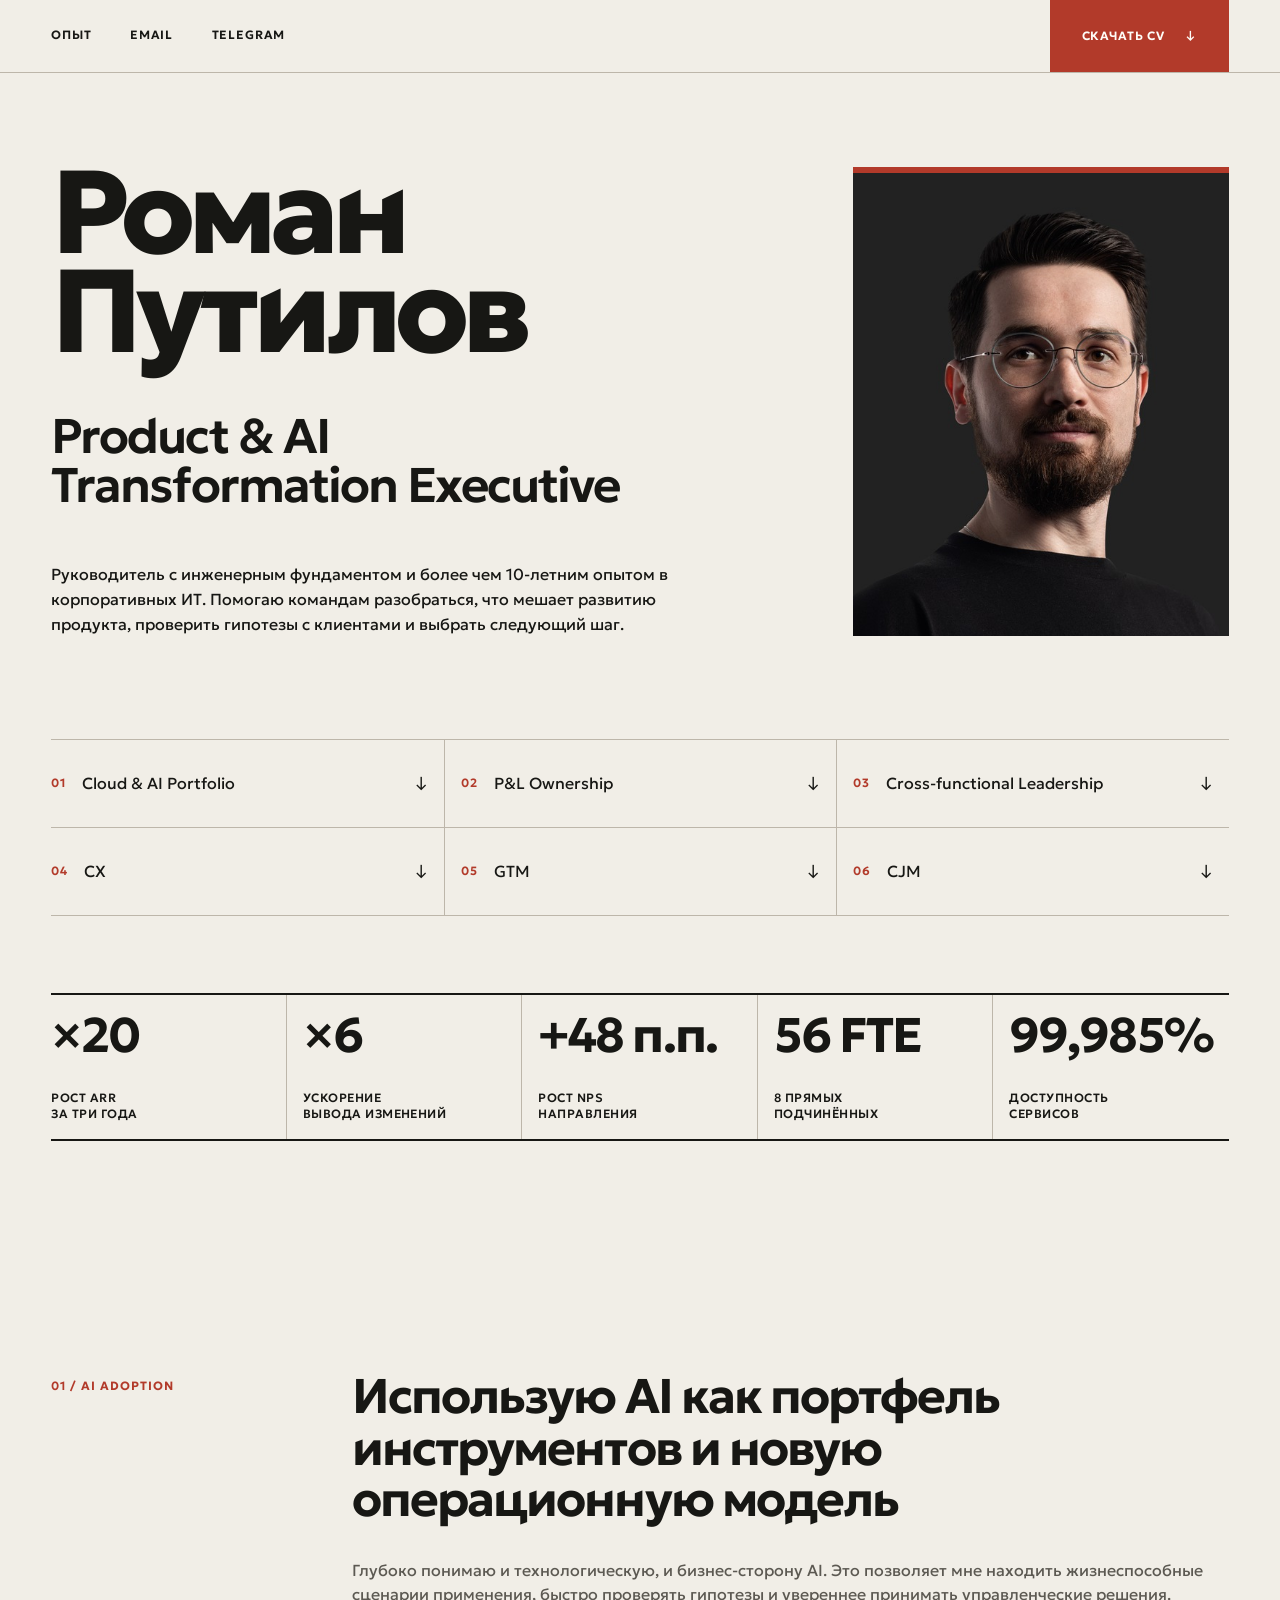
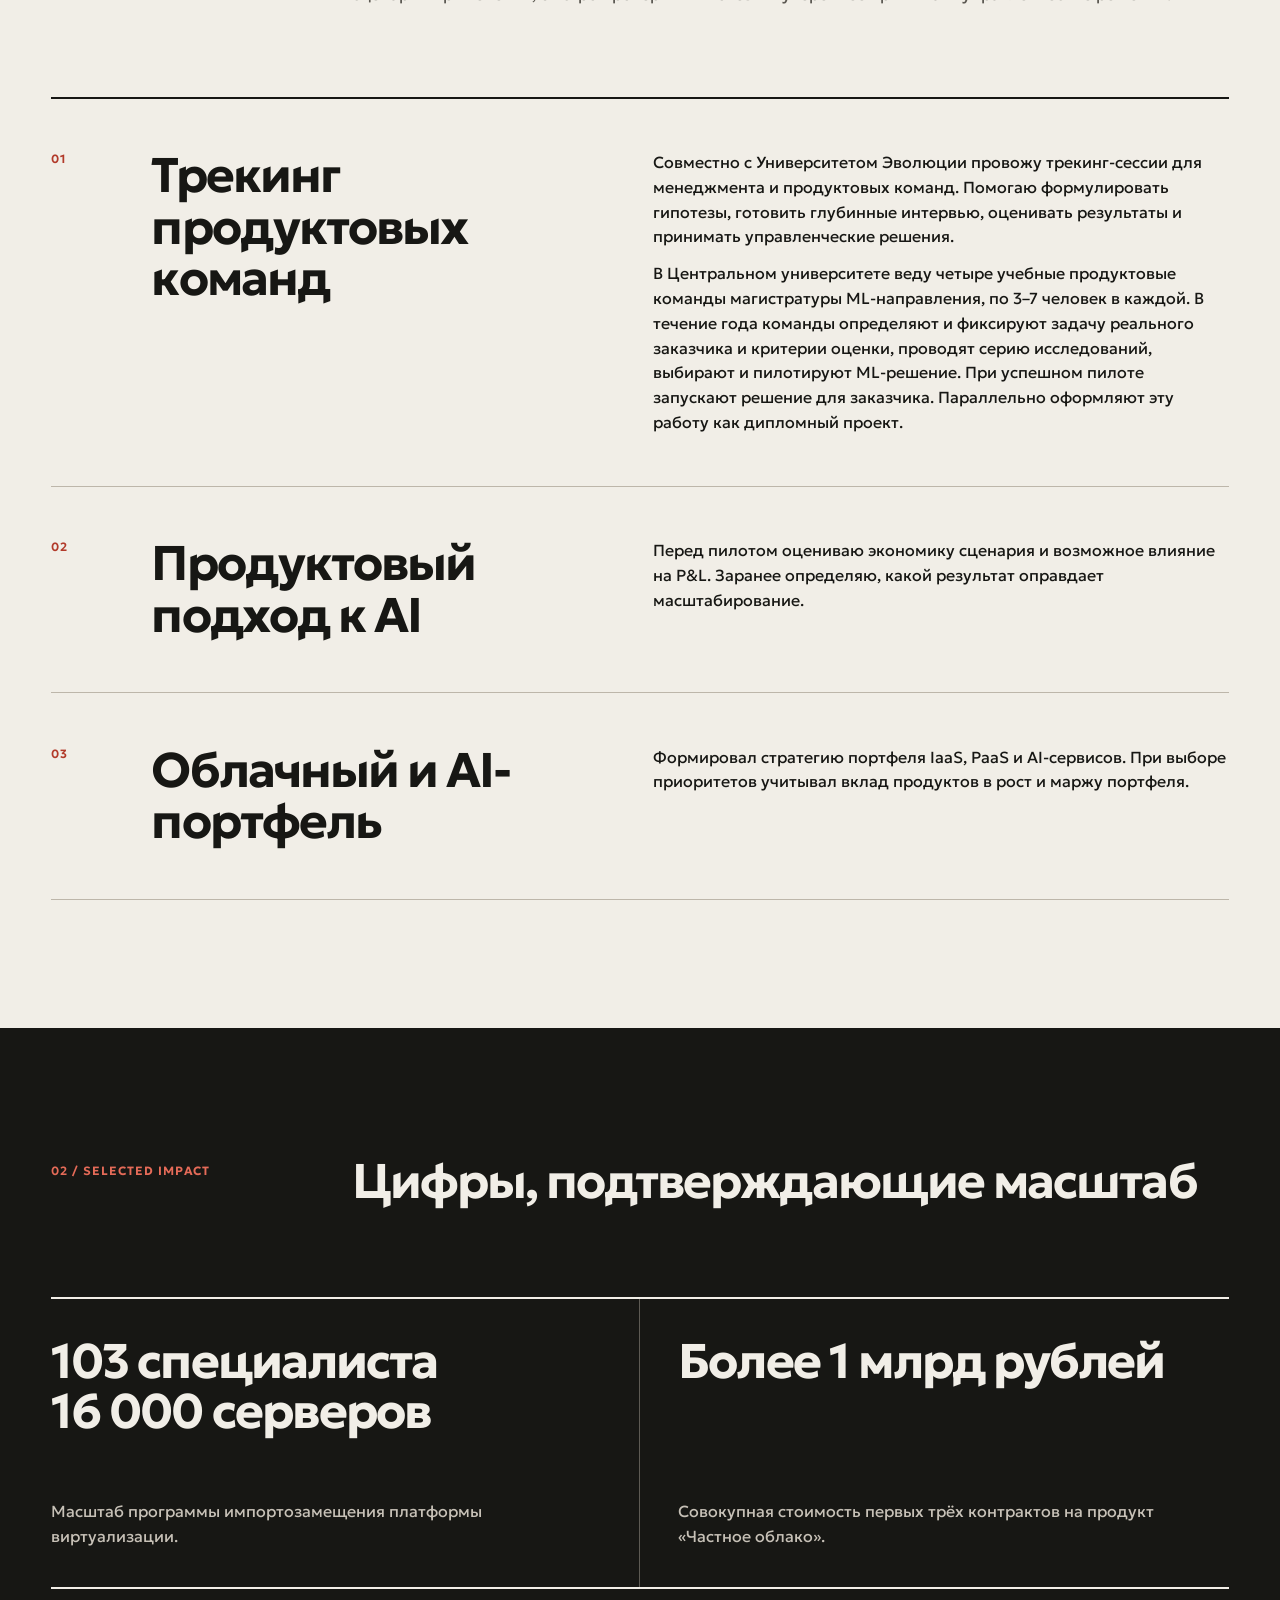
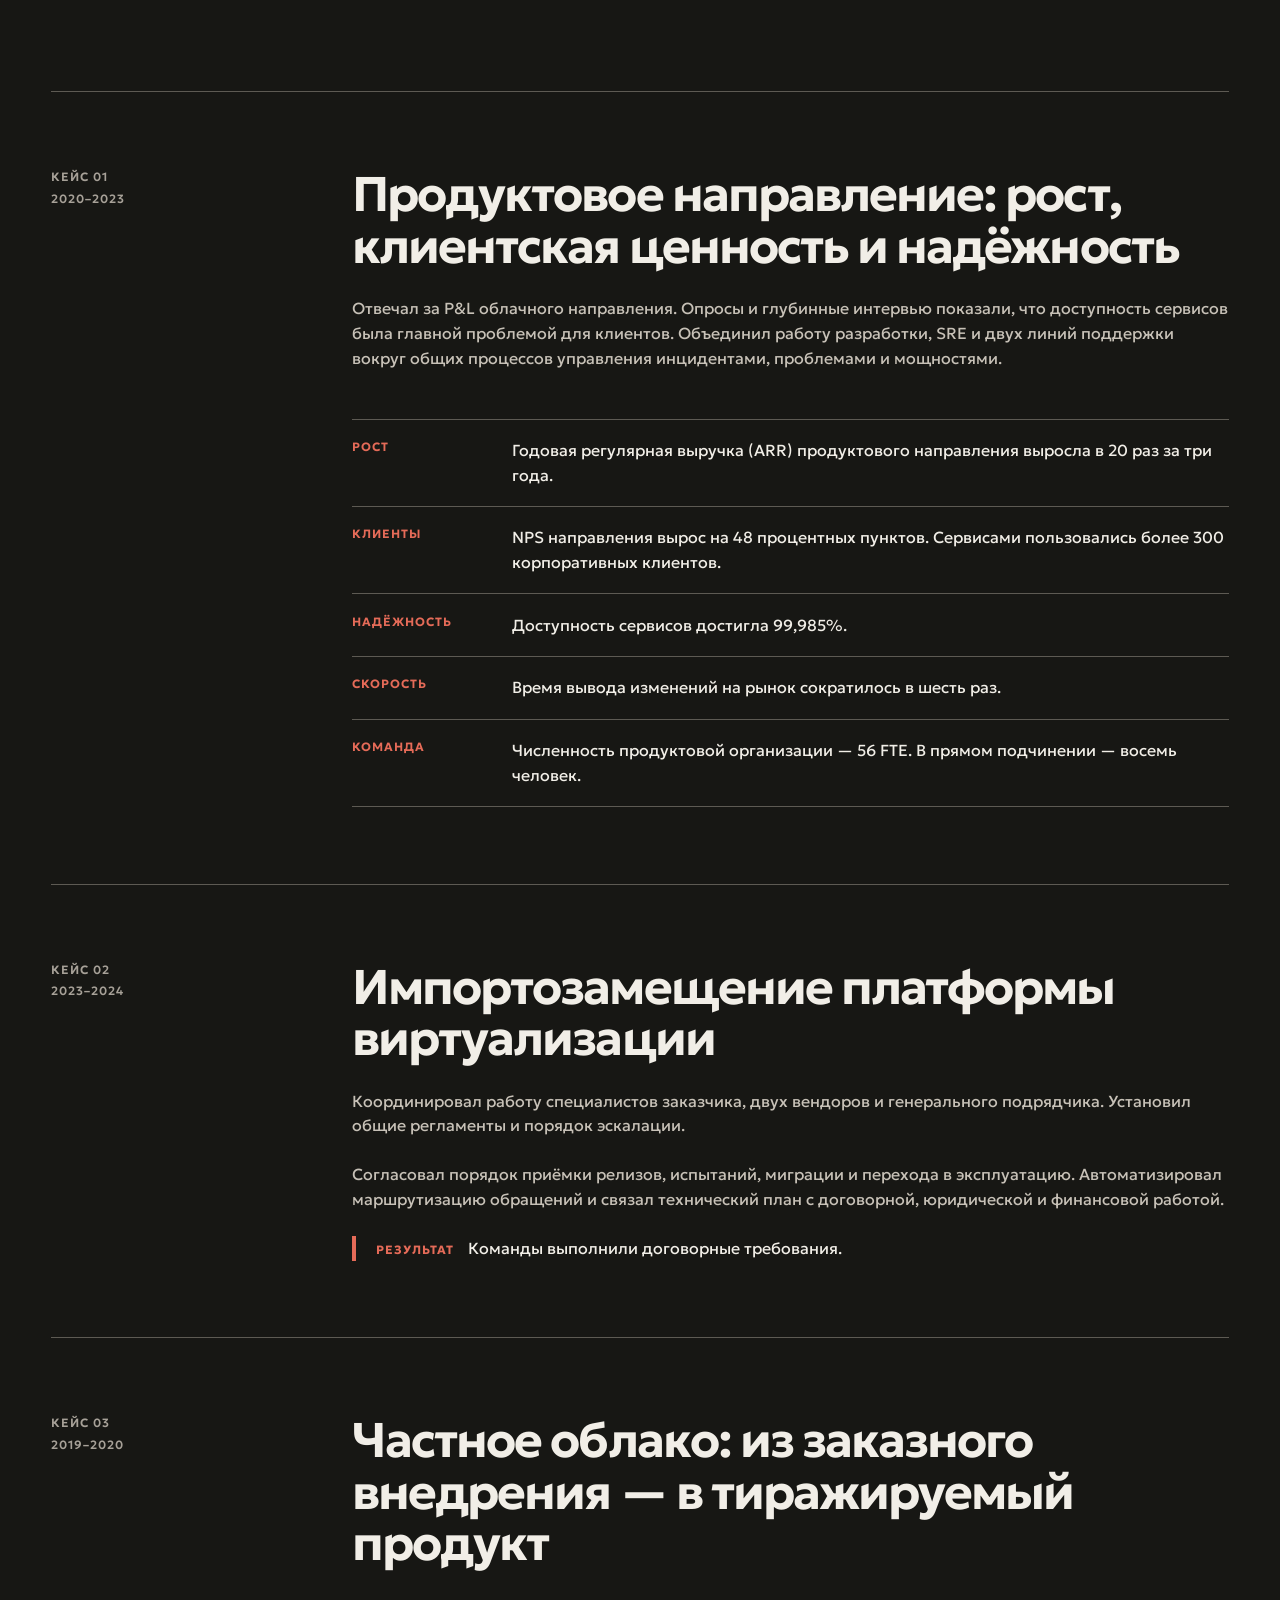
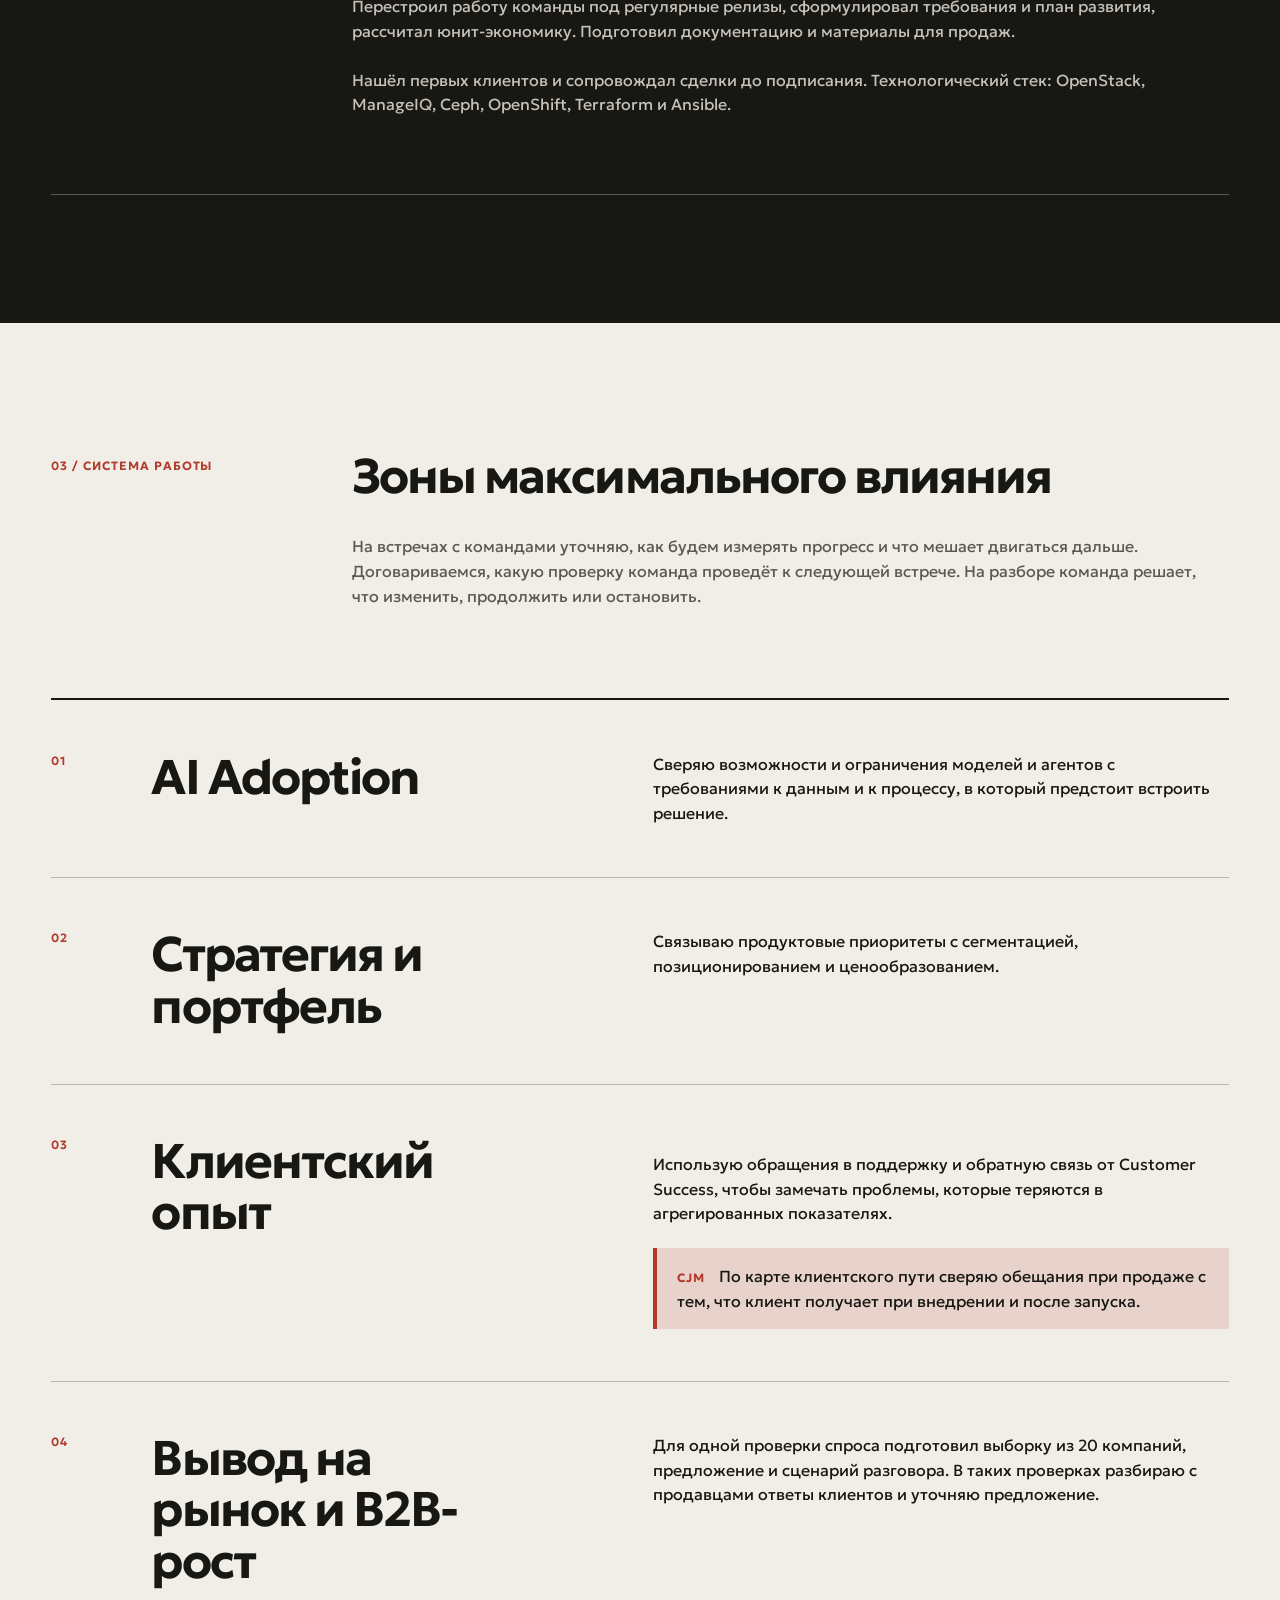
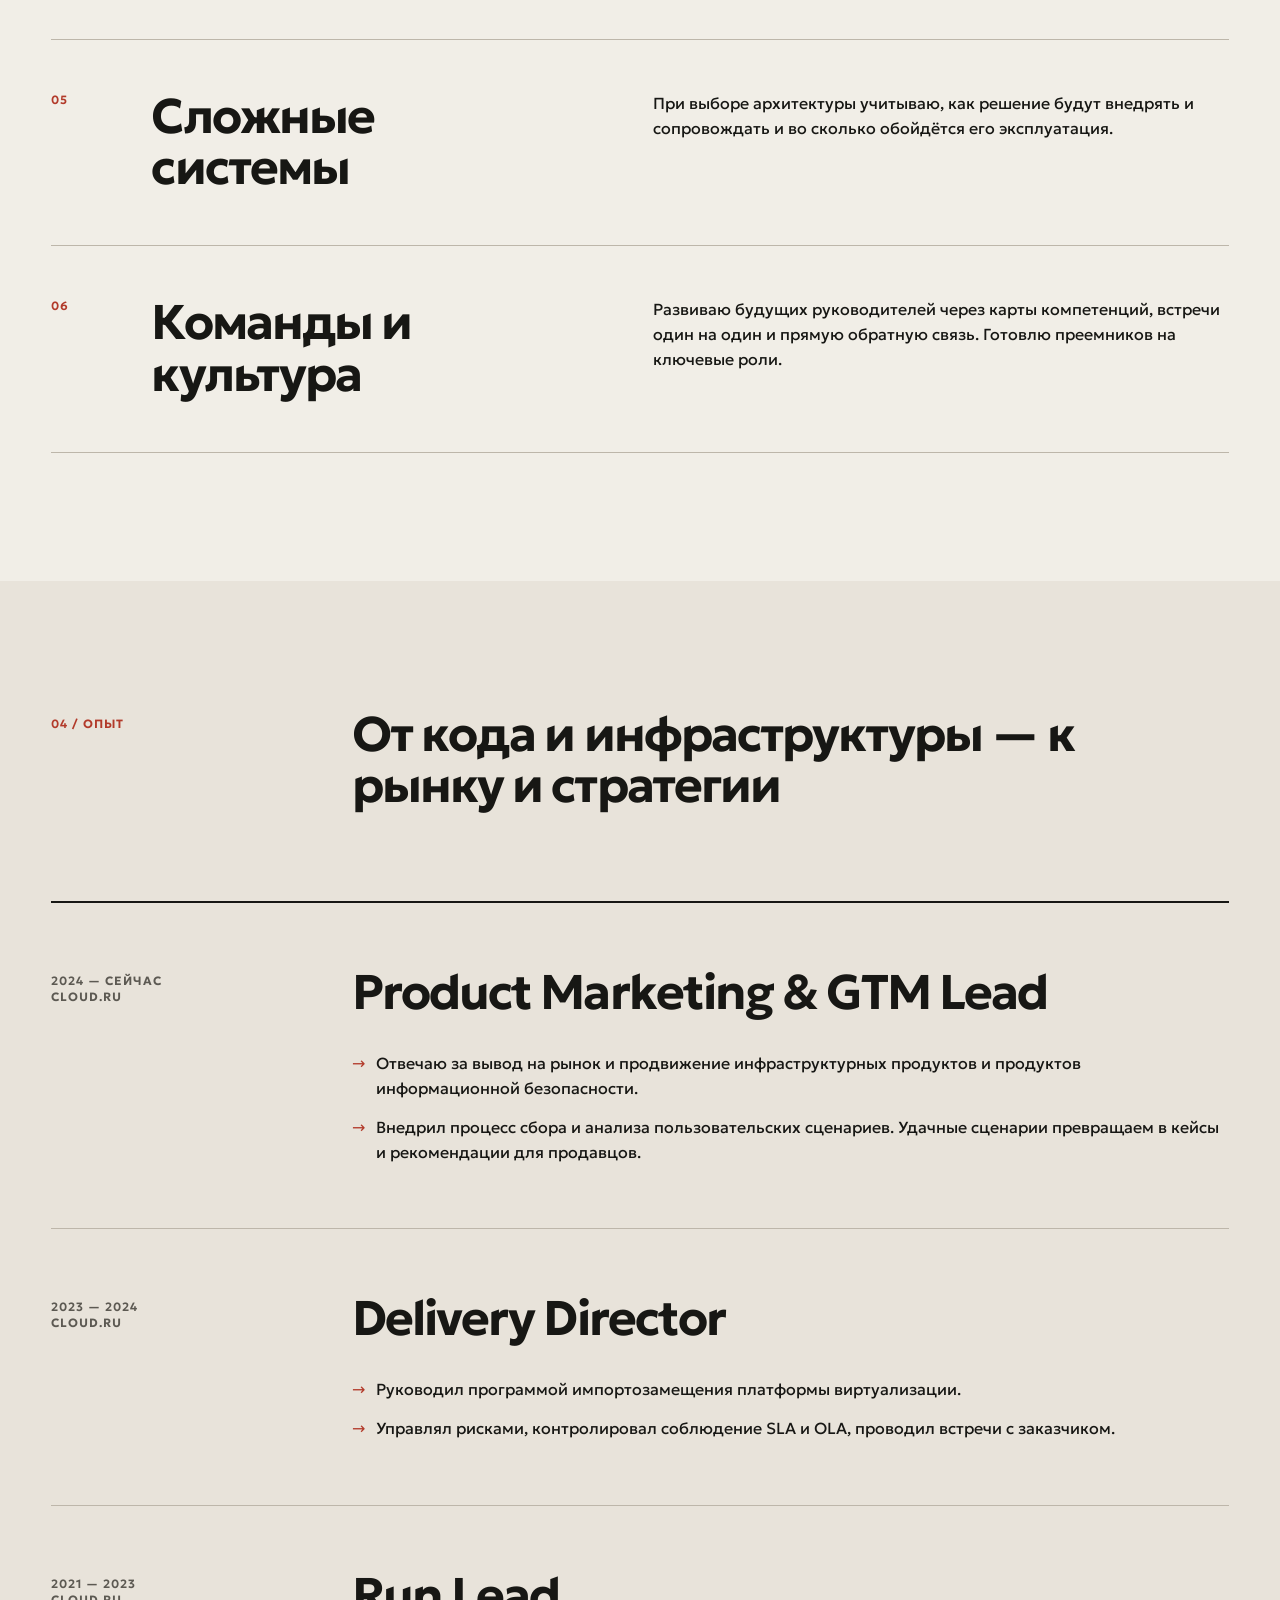
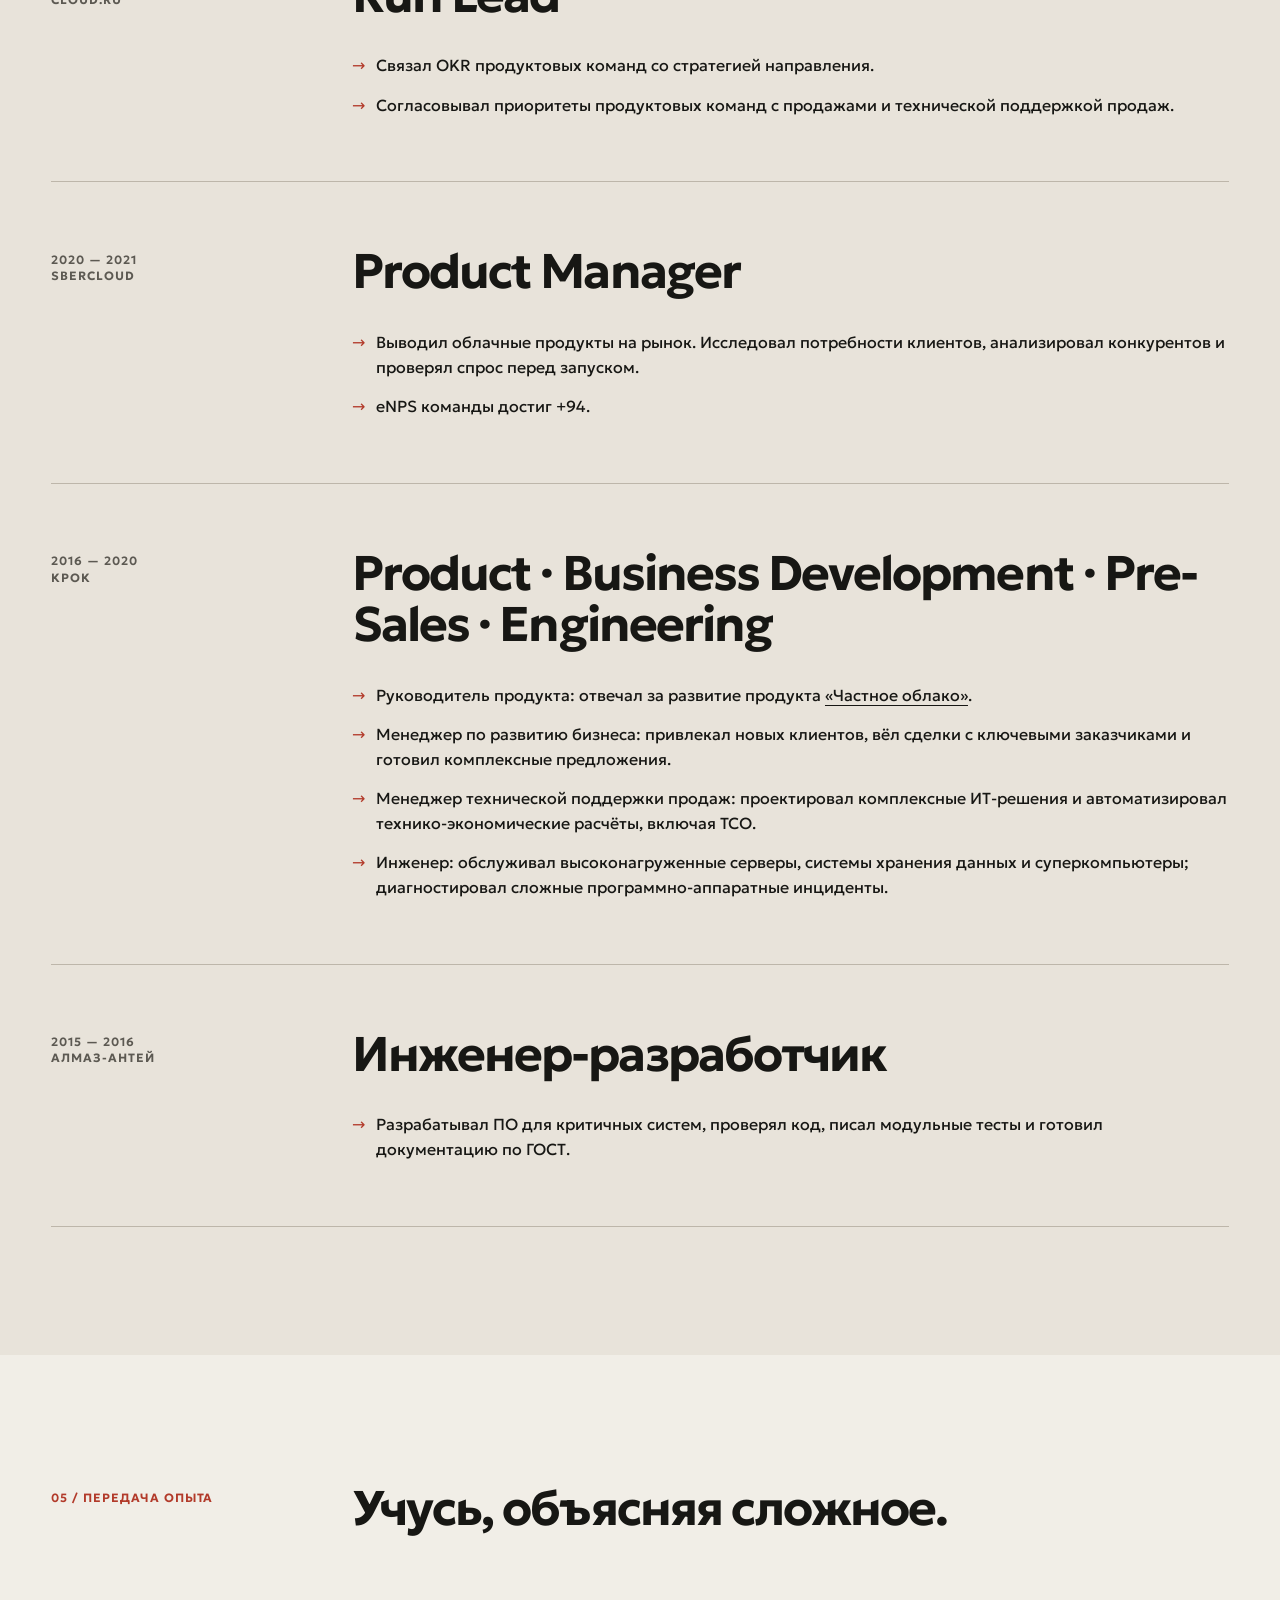
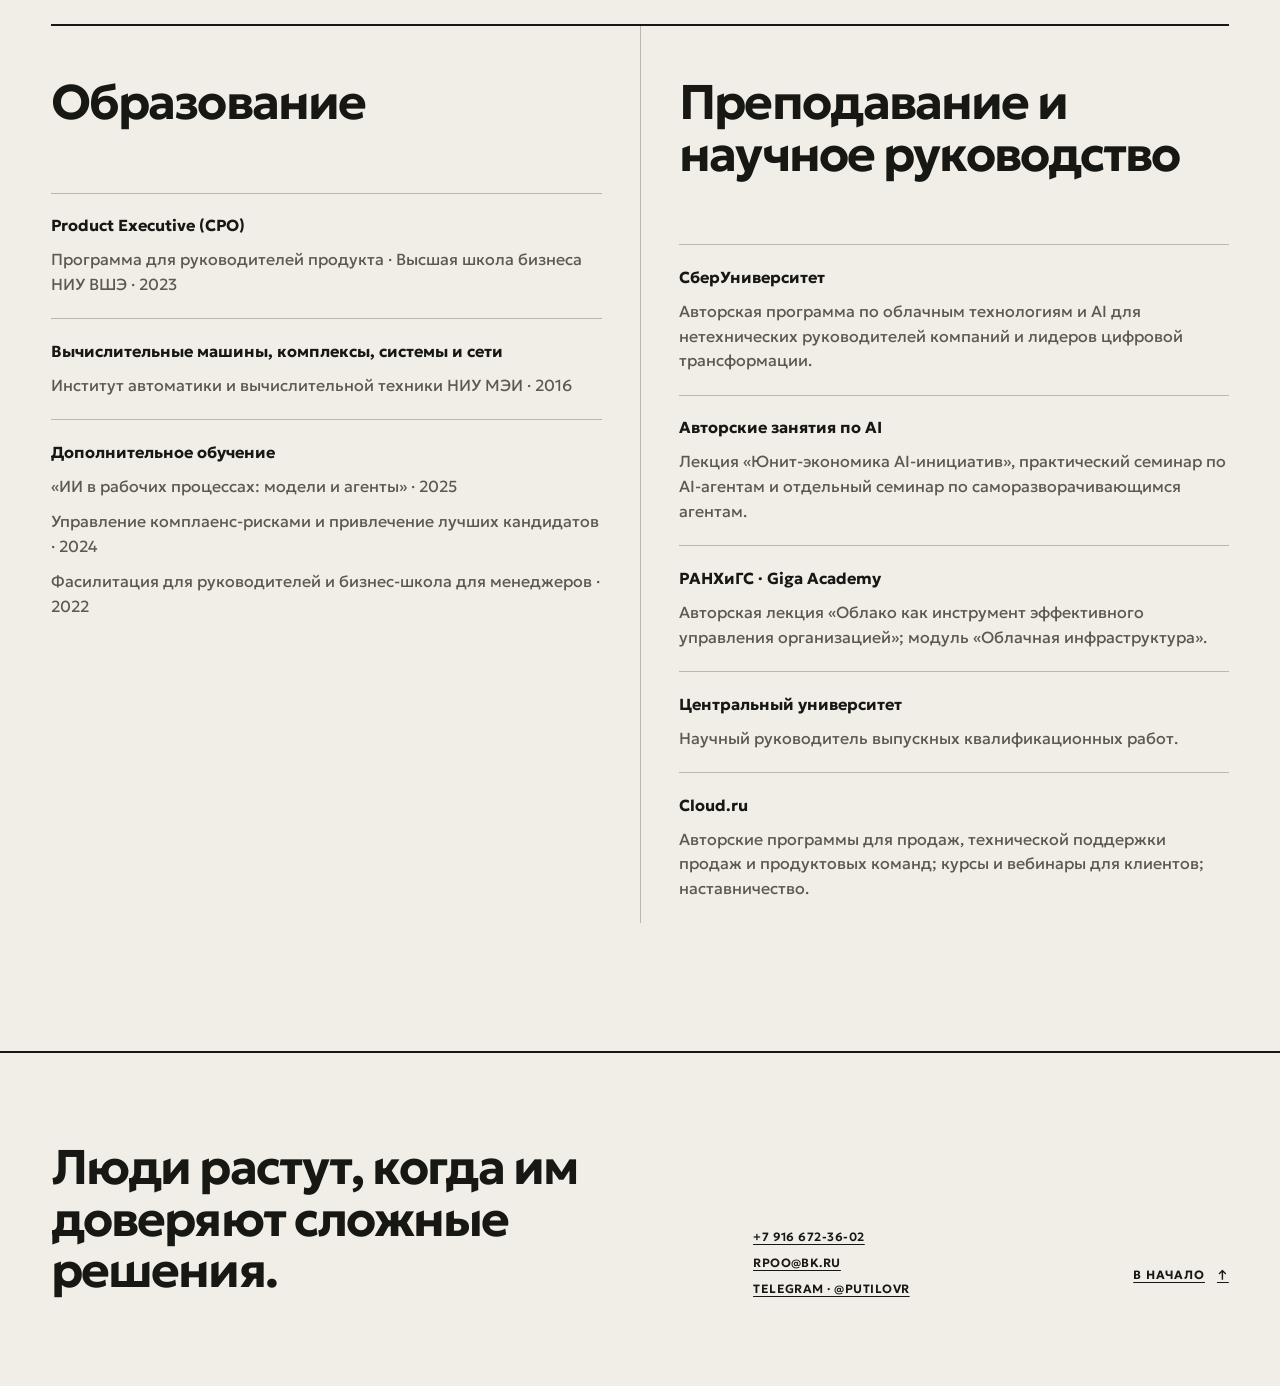
<file: index.html>
<!doctype html>
<html lang="ru">
<head>
  <meta charset="utf-8">
  <meta name="viewport" content="width=device-width, initial-scale=1">
  <meta name="theme-color" content="#f1eee7">
  <meta name="color-scheme" content="light">
  <meta name="description" content="Продукт, AI и корпоративный B2B. Помогаю командам найти, что мешает развитию продукта, проверить гипотезы с клиентами и выбрать следующий шаг.">
  <meta name="robots" content="index, follow">
  <link rel="canonical" href="https://putilovr.github.io/CV/">
  <link rel="icon" href="[data-uri]" type="image/svg+xml">
  <style>
@font-face {
  font-family: "Geologica";
  font-style: oblique -12deg 0deg;
  font-display: swap;
  font-weight: 100 900;
  src: url("[data-uri]") format("woff2-variations");
  unicode-range: U+0301, U+0400-045F, U+0490-0491, U+04B0-04B1, U+20BD, U+2116;
}

@font-face {
  font-family: "Geologica";
  font-style: oblique -12deg 0deg;
  font-display: swap;
  font-weight: 100 900;
  src: url("[data-uri]") format("woff2-variations");
  unicode-range: U+0000-00FF, U+0131, U+0152-0153, U+02BB-02BC, U+02C6, U+02DA, U+02DC, U+0304, U+0308, U+0329, U+2000-206F, U+20AC, U+2122, U+2191, U+2193, U+2212, U+2215, U+FEFF, U+FFFD;
}

:root {
  --paper: #f1eee7;
  --paper-muted: #e8e3da;
  --ink: #171714;
  --ink-soft: #5c5952;
  --rule: #bdb6aa;
  --accent: #b23a2a;
  --accent-on-ink: #e56b58;
  --accent-wash: #e7d3cc;
  --white: #fffdf8;
  --type-title: clamp(3.75rem, 9.2vw, 8.5rem);
  --type-subtitle: clamp(1.75rem, 3.8vw, 3.25rem);
  --type-copy: clamp(1rem, 1.15vw, 1.1875rem);
  --type-utility: 0.75rem;
  --shell: 82.5rem;
  --gutter: clamp(1.25rem, 4vw, 4rem);
  --section-space: clamp(6rem, 10vw, 10rem);
  --rule-thin: 1px solid var(--rule);
}

*,
*::before,
*::after { box-sizing: border-box; }

html {
  scroll-behavior: smooth;
  scroll-padding-top: 5rem;
  background: var(--paper);
}

body {
  margin: 0;
  background: var(--paper);
  color: var(--ink);
  font-family: "Geologica", system-ui, sans-serif;
  font-size: var(--type-copy);
  font-variation-settings: "wght" 405, "SHRP" 12, "CRSV" 0, "slnt" 0;
  line-height: 1.55;
  text-rendering: optimizeLegibility;
  -webkit-font-smoothing: antialiased;
}

img { display: block; max-width: 100%; }

a {
  color: inherit;
  text-decoration-color: currentColor;
  text-decoration-thickness: 0.08em;
  text-underline-offset: 0.25em;
}

a:hover { color: var(--accent); }

:focus-visible {
  outline: 3px solid var(--accent);
  outline-offset: 4px;
}

::selection { background: var(--accent); color: var(--white); }

.shell {
  width: min(100%, var(--shell));
  margin-inline: auto;
  padding-inline: var(--gutter);
}

.skip-link {
  position: fixed;
  z-index: 100;
  top: 0.75rem;
  left: 0.75rem;
  transform: translateY(-180%);
  background: var(--ink);
  color: var(--paper);
  padding: 0.75rem 1rem;
  font-size: var(--type-utility);
}

.skip-link:focus { transform: none; }

.site-header {
  position: sticky;
  z-index: 20;
  top: 0;
  background: var(--paper);
  border-bottom: var(--rule-thin);
}

.topbar {
  min-height: 4.5rem;
  display: flex;
  align-items: stretch;
  justify-content: space-between;
  gap: 1rem;
  font-size: var(--type-utility);
  font-variation-settings: "wght" 610, "SHRP" 0, "CRSV" 0, "slnt" 0;
  letter-spacing: 0.07em;
  line-height: 1.35;
  text-transform: uppercase;
}

.topbar-links { display: flex; align-items: stretch; }

.topbar a {
  min-height: 2.75rem;
  display: inline-flex;
  align-items: center;
  text-decoration: none;
}

.topbar-links a {
  margin-right: clamp(1rem, 3vw, 2.5rem);
  border-bottom: 2px solid transparent;
}

.topbar-links a:hover,
.topbar-links a:focus-visible { border-bottom-color: var(--accent); }

.download-link {
  gap: 1.25rem;
  padding-inline: clamp(1rem, 2.5vw, 2rem);
  background: var(--accent);
  color: var(--white);
}

.download-link:hover,
.download-link:focus-visible { background: var(--ink); color: var(--paper); }

.download-link span { transition: transform 180ms ease; }
.download-link:hover span { transform: translateY(0.2em); }

.hero {
  padding-top: clamp(3rem, 7vw, 7rem);
  padding-bottom: clamp(4rem, 8vw, 8rem);
}

.hero-layout {
  display: grid;
  grid-template-columns: repeat(12, minmax(0, 1fr));
  column-gap: clamp(1rem, 2vw, 1.75rem);
  row-gap: clamp(1.75rem, 4vw, 3.5rem);
  align-items: start;
}

.hero-name {
  grid-column: 1 / 9;
  grid-row: 1;
  margin: 0;
  font-size: var(--type-title);
  font-variation-settings: "wght" 770, "SHRP" 94, "CRSV" 0, "slnt" 0;
  letter-spacing: -0.06em;
  line-height: 0.84;
}

.hero-role {
  grid-column: 1 / 9;
  grid-row: 2;
  margin: 0;
  font-size: var(--type-subtitle);
  font-variation-settings: "wght" 570, "SHRP" 62, "CRSV" 0, "slnt" 0;
  letter-spacing: -0.04em;
  line-height: 1.02;
}

.portrait {
  grid-column: 9 / 13;
  grid-row: 1 / 4;
  align-self: end;
  margin: 0;
  aspect-ratio: 4 / 5;
  overflow: hidden;
  border-top: 0.4rem solid var(--accent);
}

.portrait img {
  width: 100%;
  height: 100%;
  object-fit: cover;
}

.hero-summary {
  grid-column: 1 / 8;
  grid-row: 3;
  max-width: 44rem;
  margin: 0;
}

.print-contact,
.print-capabilities,
.print-label { display: none; }

.proof-index {
  display: grid;
  grid-template-columns: repeat(3, minmax(0, 1fr));
  margin-top: clamp(4rem, 8vw, 7rem);
  border-top: var(--rule-thin);
}

.proof-index a {
  min-height: 5.5rem;
  display: grid;
  grid-template-columns: auto 1fr auto;
  align-items: center;
  gap: 1rem;
  padding: 0.75rem 1rem 0.75rem 0;
  border-bottom: var(--rule-thin);
  text-decoration: none;
  transition: color 160ms ease, background 160ms ease, padding 160ms ease, font-variation-settings 160ms ease;
}

.proof-index a:nth-child(3n + 2),
.proof-index a:nth-child(3n + 3) {
  padding-left: 1rem;
  border-left: var(--rule-thin);
}

.proof-index a:hover {
  padding-left: 1rem;
  background: var(--accent-wash);
  font-variation-settings: "wght" 620, "SHRP" 70, "CRSV" 0, "slnt" 0;
}

.proof-index .index-no,
.row-no {
  color: var(--accent);
  font-size: var(--type-utility);
  font-variation-settings: "wght" 650, "SHRP" 0, "CRSV" 0, "slnt" 0;
  letter-spacing: 0.08em;
}

.metric-index {
  display: grid;
  grid-template-columns: repeat(5, minmax(0, 1fr));
  margin-top: clamp(3rem, 6vw, 5.5rem);
  border-top: 2px solid var(--ink);
  border-bottom: 2px solid var(--ink);
}

.metric-index a {
  min-height: 9rem;
  display: flex;
  flex-direction: column;
  justify-content: space-between;
  gap: 1rem;
  padding: 1rem;
  border-right: var(--rule-thin);
  text-decoration: none;
  transition: background 160ms ease, color 160ms ease;
}

.metric-index a:first-child { padding-left: 0; }
.metric-index a:last-child { border-right: 0; }
.metric-index a:hover { background: var(--accent); color: var(--white); }

.metric-index strong,
.scale-number {
  font-size: var(--type-subtitle);
  font-variation-settings: "wght" 690, "SHRP" 72, "CRSV" 0, "slnt" 0;
  letter-spacing: -0.04em;
  line-height: 1.02;
}

.metric-index span {
  font-size: var(--type-utility);
  font-variation-settings: "wght" 540, "SHRP" 0, "CRSV" 0, "slnt" 0;
  letter-spacing: 0.04em;
  line-height: 1.35;
  text-transform: uppercase;
}

.section { padding-block: var(--section-space); }

.section-intro {
  display: grid;
  grid-template-columns: repeat(12, minmax(0, 1fr));
  gap: clamp(1rem, 2vw, 1.75rem);
  margin-bottom: clamp(3.5rem, 7vw, 6.5rem);
}

.section-kicker {
  grid-column: 1 / 4;
  margin: 0;
  padding-top: 0.45rem;
  color: var(--accent);
  font-size: var(--type-utility);
  font-variation-settings: "wght" 650, "SHRP" 0, "CRSV" 0, "slnt" 0;
  letter-spacing: 0.08em;
  line-height: 1.35;
  text-transform: uppercase;
}

.section-intro > div { grid-column: 4 / 13; }

.section h2,
.section h3,
.site-footer .footer-statement {
  margin: 0;
  font-size: var(--type-subtitle);
  font-variation-settings: "wght" 650, "SHRP" 66, "CRSV" 0, "slnt" 0;
  letter-spacing: -0.04em;
  line-height: 1.06;
}

.section-intro h2 { max-width: 58rem; }

.section-intro > div > p {
  max-width: 54rem;
  margin: 2rem 0 0;
  color: var(--ink-soft);
}

.proof-rows,
.practice-list { border-top: 2px solid var(--ink); }

.proof-row,
.practice-row {
  position: relative;
  display: grid;
  grid-template-columns: repeat(12, minmax(0, 1fr));
  gap: clamp(1rem, 2vw, 1.75rem);
  padding-block: clamp(2rem, 4vw, 3.5rem);
  border-bottom: var(--rule-thin);
  scroll-margin-top: 6rem;
  transition: background 180ms ease, box-shadow 180ms ease;
}

.proof-row .row-no,
.practice-row .row-no { grid-column: 1 / 2; margin: 0; }

.proof-row h3,
.practice-row h3 { grid-column: 2 / 6; }

.proof-row > p:last-child, .proof-row > div,
.practice-row > p:last-child,
.practice-row > div { grid-column: 7 / 13; margin: 0; }

.section-ink { background: var(--ink); color: var(--paper); }

.section-ink .section-kicker,
.section-ink .result-line span { color: var(--accent-on-ink); }

.section-ink .section-intro > div > p,
.section-ink .case-body > p,
.section-ink .scale-item > p:last-child { color: #c7c1b7; }

.scale-ledger {
  display: grid;
  grid-template-columns: repeat(2, minmax(0, 1fr));
  border-top: 2px solid var(--paper);
  border-bottom: 2px solid var(--paper);
}

.scale-item {
  min-height: 18rem;
  display: flex;
  flex-direction: column;
  justify-content: space-between;
  gap: 2rem;
  padding: clamp(1.5rem, 3vw, 3rem);
  scroll-margin-top: 6rem;
}

.scale-item:first-child { padding-left: 0; border-right: 1px solid #5d5a53; }
.scale-number { margin: 0; }
.scale-item > p:last-child { max-width: 38rem; margin: 0; }

.case-files {
  margin-top: clamp(4rem, 8vw, 8rem);
  border-top: 1px solid #5d5a53;
}

.case-file {
  display: grid;
  grid-template-columns: repeat(12, minmax(0, 1fr));
  gap: clamp(1rem, 2vw, 1.75rem);
  padding-block: clamp(3rem, 6vw, 6rem);
  border-bottom: 1px solid #5d5a53;
  scroll-margin-top: 6rem;
}

.case-file aside {
  grid-column: 1 / 4;
  display: flex;
  flex-direction: column;
  gap: 0.35rem;
  color: #a7a198;
  font-size: var(--type-utility);
  font-variation-settings: "wght" 600, "SHRP" 0, "CRSV" 0, "slnt" 0;
  letter-spacing: 0.08em;
  line-height: 1.35;
  text-transform: uppercase;
}

.case-body { grid-column: 4 / 13; }
.case-body > p { max-width: 55rem; margin: 1.5rem 0 0; }

.evidence-list { margin: 3rem 0 0; border-top: 1px solid #5d5a53; }

.evidence-list > div {
  display: grid;
  grid-template-columns: 9rem 1fr;
  gap: 1rem;
  padding: 1.15rem 0;
  border-bottom: 1px solid #5d5a53;
  scroll-margin-top: 6rem;
  transition: background 180ms ease, box-shadow 180ms ease;
}

.evidence-list dt {
  color: var(--accent-on-ink);
  font-size: var(--type-utility);
  font-variation-settings: "wght" 650, "SHRP" 0, "CRSV" 0, "slnt" 0;
  letter-spacing: 0.08em;
  text-transform: uppercase;
}

.evidence-list dd { margin: 0; }

.result-line {
  padding-left: 1.25rem;
  border-left: 0.25rem solid var(--accent-on-ink);
  color: var(--paper) !important;
}

.result-line span,
.nested-proof span {
  margin-right: 0.65rem;
  font-size: var(--type-utility);
  font-variation-settings: "wght" 700, "SHRP" 0, "CRSV" 0, "slnt" 0;
  letter-spacing: 0.08em;
  text-transform: uppercase;
}

.practice-row .nested-proof {
  margin: 1.35rem 0 0;
  padding: 1rem 1.25rem;
  border-left: 0.25rem solid var(--accent);
  background: var(--accent-wash);
  scroll-margin-top: 6rem;
}

.practice-row .nested-proof span { color: var(--accent); }
.section-muted { background: var(--paper-muted); }
.timeline { border-top: 2px solid var(--ink); }

.role {
  display: grid;
  grid-template-columns: repeat(12, minmax(0, 1fr));
  gap: clamp(1rem, 2vw, 1.75rem);
  padding-block: clamp(2.5rem, 5vw, 5rem);
  border-bottom: var(--rule-thin);
  scroll-margin-top: 6rem;
}

.role-date {
  grid-column: 1 / 4;
  padding-top: 0.35rem;
  color: var(--ink-soft);
  font-size: var(--type-utility);
  font-variation-settings: "wght" 650, "SHRP" 0, "CRSV" 0, "slnt" 0;
  letter-spacing: 0.08em;
  line-height: 1.35;
  text-transform: uppercase;
}

.role-content { grid-column: 4 / 13; }
.role-subtitle { margin: 0.75rem 0 0; color: var(--ink-soft); }

.role ul {
  max-width: 56rem;
  margin: 2rem 0 0;
  padding: 0;
  list-style: none;
}

.role li { position: relative; margin-top: 0.9rem; padding-left: 1.5rem; }
.role li::before { position: absolute; left: 0; color: var(--accent); content: "→"; }

.learning-grid {
  display: grid;
  grid-template-columns: repeat(2, minmax(0, 1fr));
  border-top: 2px solid var(--ink);
}

.learning-grid > section { padding: clamp(2rem, 4vw, 4rem) clamp(1.5rem, 3vw, 3rem) 0 0; }

.learning-grid > section + section {
  padding-right: 0;
  padding-left: clamp(1.5rem, 3vw, 3rem);
  border-left: var(--rule-thin);
}

.learning-grid h3 { margin-bottom: clamp(2.5rem, 5vw, 4.5rem); }
.learning-entry { padding-block: 1.35rem; border-top: var(--rule-thin); }

.learning-entry h4 {
  margin: 0;
  font-size: var(--type-copy);
  font-variation-settings: "wght" 680, "SHRP" 28, "CRSV" 0, "slnt" 0;
  line-height: 1.35;
}

.learning-entry p { margin: 0.65rem 0 0; color: var(--ink-soft); }

.site-footer { padding-block: clamp(4rem, 7vw, 7rem); border-top: 2px solid var(--ink); }

.footer-grid {
  display: grid;
  grid-template-columns: repeat(12, minmax(0, 1fr));
  gap: clamp(1rem, 2vw, 1.75rem);
  align-items: end;
}

.site-footer .footer-statement { grid-column: 1 / 7; }

.site-footer address {
  grid-column: 8 / 11;
  display: flex;
  flex-direction: column;
  align-items: flex-start;
  gap: 0.6rem;
  font-size: var(--type-utility);
  font-style: normal;
  font-variation-settings: "wght" 610, "SHRP" 0, "CRSV" 0, "slnt" 0;
  letter-spacing: 0.04em;
  line-height: 1.35;
  text-transform: uppercase;
}

.back-to-top {
  grid-column: 11 / 13;
  justify-self: end;
  min-height: 2.75rem;
  display: inline-flex;
  align-items: center;
  gap: 0.75rem;
  font-size: var(--type-utility);
  font-variation-settings: "wght" 650, "SHRP" 0, "CRSV" 0, "slnt" 0;
  letter-spacing: 0.07em;
  text-transform: uppercase;
}

[id] { scroll-margin-top: 6rem; }

.proof-row:target,
.practice-row:target,
.case-file:target,
.scale-item:target,
.role:target,
.evidence-list > div:target,
.nested-proof:target,
#pnl-ownership:target,
#cross-functional-leadership:target {
  background: var(--accent-wash);
  box-shadow: inset 0.25rem 0 0 var(--accent);
  color: var(--ink);
}

.section-ink .case-file:target,
.section-ink .scale-item:target,
.section-ink .evidence-list > div:target,
.section-ink #pnl-ownership:target,
.section-ink #cross-functional-leadership:target { background: var(--accent-wash); color: var(--ink); }

#pnl-ownership:target,
#cross-functional-leadership:target { padding: 0.75rem 1rem; }

.section-ink .case-file:target .case-body > p,
.section-ink .scale-item:target > p:last-child { color: var(--ink-soft); }

.section-ink .case-file:target aside,
.section-ink .evidence-list > div:target dt { color: var(--accent); }

@media (max-width: 62rem) {
  .hero-name { grid-column: 1 / 8; }
  .hero-role, .hero-summary { grid-column: 1 / 8; }
  .portrait { grid-column: 8 / 13; }
  .proof-index { grid-template-columns: repeat(2, minmax(0, 1fr)); }
  .proof-index a:nth-child(n) { padding-left: 0; border-left: 0; }
  .proof-index a:nth-child(even) { padding-left: 1rem; border-left: var(--rule-thin); }
  .proof-index a:hover { padding-left: 1rem; }
  .metric-index { grid-template-columns: repeat(3, minmax(0, 1fr)); }
  .metric-index a:nth-child(3) { border-right: 0; }
  .metric-index a:nth-child(n + 4) { border-top: var(--rule-thin); }
  .section-kicker, .case-file aside, .role-date { grid-column: 1 / 3; }
  .section-intro > div, .case-body, .role-content { grid-column: 3 / 13; }
  .proof-row h3, .practice-row h3 { grid-column: 2 / 7; }
  .proof-row > p:last-child, .proof-row > div, .practice-row > p:last-child, .practice-row > div { grid-column: 7 / 13; }
}

@media (max-width: 46rem) {
  :root { --section-space: 5.5rem; }
  .site-header { position: relative; }
  .topbar { min-height: auto; padding-right: 0; gap: 0; }
  .topbar-links { flex: 1; justify-content: space-between; padding-right: 0.75rem; }
  .topbar-links a { margin-right: 0; }
  .download-link { padding-inline: 0.85rem; }
  .download-link span { display: none; }
  .hero { padding-top: 3rem; }
  .hero-layout { display: flex; flex-direction: column; gap: 2rem; }
  .hero-name { order: 1; }
  .hero-role { order: 2; }
  .portrait { order: 3; width: min(100%, 26rem); align-self: stretch; margin-top: 0.5rem; }
  .hero-summary { order: 4; margin-top: 0.5rem; }
  .proof-index { grid-template-columns: 1fr; margin-top: 3.5rem; }
  .proof-index a:nth-child(n) { padding-left: 0; border-left: 0; }
  .proof-index a:hover { padding-left: 0.75rem; }
  .metric-index { grid-template-columns: repeat(2, minmax(0, 1fr)); }
  .metric-index a { min-height: 8rem; border-top: var(--rule-thin); }
  .metric-index a:nth-child(odd) { padding-left: 0; }
  .metric-index a:nth-child(even) { border-right: 0; }
  .metric-index a:first-child, .metric-index a:nth-child(2) { border-top: 0; }
  .metric-index a:nth-child(3) { border-right: var(--rule-thin); }
  .metric-index a:last-child { grid-column: 1 / -1; border-right: 0; }
  .section-intro, .proof-row, .practice-row, .case-file, .role { grid-template-columns: 1fr; }
  .section-kicker, .section-intro > div, .proof-row .row-no, .practice-row .row-no,
  .proof-row h3, .practice-row h3, .proof-row > p:last-child, .proof-row > div, .practice-row > p:last-child,
  .practice-row > div, .case-file aside, .case-body, .role-date, .role-content { grid-column: 1; }
  .section-intro { gap: 1.25rem; }
  .section-intro > div > p { margin-top: 1.5rem; }
  .proof-row, .practice-row { gap: 1rem; }
  .proof-row > p:last-child, .proof-row > div, .practice-row > p:last-child, .practice-row > div { margin-top: 0.5rem; }
  .scale-ledger, .learning-grid { grid-template-columns: 1fr; }
  .scale-item { min-height: 15rem; padding-inline: 0; }
  .scale-item:first-child { border-right: 0; border-bottom: 1px solid #5d5a53; }
  .case-file { gap: 1.25rem; }
  .case-file aside { flex-direction: row; justify-content: space-between; }
  .evidence-list > div { grid-template-columns: 1fr; gap: 0.4rem; }
  .learning-grid > section, .learning-grid > section + section { padding-inline: 0; border-left: 0; }
  .learning-grid > section + section { margin-top: 4rem; border-top: 2px solid var(--ink); }
  .footer-grid { grid-template-columns: 1fr; align-items: start; }
  .site-footer .footer-statement, .site-footer address, .back-to-top { grid-column: 1; }
  .site-footer address { margin-top: 3rem; }
  .back-to-top { justify-self: start; margin-top: 2rem; }
}

@media (max-width: 25rem) {
  .topbar { flex-direction: column; }
  .topbar-links { min-height: 3.5rem; padding-right: var(--gutter); }
  .download-link { justify-content: center; margin-left: calc(var(--gutter) * -1); padding-block: 0.85rem; }
}

@media (prefers-reduced-motion: reduce) {
  html { scroll-behavior: auto; }
  *, *::before, *::after {
    scroll-behavior: auto !important;
    transition-duration: 0.01ms !important;
    animation-duration: 0.01ms !important;
    animation-iteration-count: 1 !important;
  }
}
    .proof-row > div > p { margin: 0; }
    .proof-row > div > p + p { margin-top: 0.75em; }
  </style>
  <style media="print">
@page {
  size: A4 portrait;
  margin: 11mm 13mm 13mm;
}

@media print {
  :root {
    --paper: #ffffff;
    --paper-muted: #ffffff;
    --ink: #171714;
    --ink-soft: #514e48;
    --rule: #bbb5ab;
    --accent: #9d3124;
    --accent-wash: #f1e3de;
    --white: #ffffff;
    --type-title: 27pt;
    --type-subtitle: 13.5pt;
    --type-copy: 8.8pt;
    --type-utility: 6.8pt;
    --gutter: 0;
    --section-space: 0;
  }

  html,
  body {
    width: auto;
    min-width: 0;
    margin: 0;
    padding: 0;
    background: var(--paper) !important;
    color: var(--ink) !important;
    font-family: "Geologica", sans-serif;
    font-size: var(--type-copy);
    font-weight: 400;
    line-height: 1.34;
    print-color-adjust: exact;
    -webkit-print-color-adjust: exact;
  }

  html { scroll-padding-top: 0; }

  a {
    color: inherit !important;
    text-decoration: none !important;
  }

  .site-header,
  .skip-link,
  .portrait,
  .proof-index,
  #operating-system,
  .site-footer {
    display: none !important;
  }

  .shell {
    width: auto;
    max-width: none;
    margin: 0;
    padding: 0;
  }

  .hero {
    padding: 0 0 4.5mm;
    border-bottom: 0.6pt solid var(--rule);
  }

  .hero-layout {
    display: block;
  }

  .hero-name {
    display: block;
    margin: 0;
    font-size: var(--type-title);
    font-weight: 800;
    font-variation-settings: "wght" 770, "SHRP" 94, "CRSV" 0, "slnt" 0;
    line-height: 0.88;
    letter-spacing: -0.05em;
  }

  .hero-name br { display: none; }

  .hero-role {
    margin: 1.8mm 0 0;
    font-size: var(--type-subtitle);
    font-weight: 700;
    line-height: 1.02;
  }

  .hero-role br { display: none; }

  .hero-summary {
    max-width: none;
    margin: 2.2mm 0 0;
    font-size: var(--type-copy);
    line-height: 1.34;
  }

  .print-contact {
    display: block;
    margin: 2.2mm 0 0;
    padding: 1.6mm 0;
    border-top: 0.5pt solid var(--rule);
    border-bottom: 0.5pt solid var(--rule);
    color: var(--ink-soft);
    font-size: var(--type-utility);
    font-weight: 600;
    font-variation-settings: "wght" 570, "SHRP" 0, "CRSV" 0, "slnt" 0;
    letter-spacing: 0.025em;
    line-height: 1.35;
  }

  .print-contact p { margin: 0; }
  .print-contact p + p { margin-top: 0.7mm; }

  .screen-label { display: none; }
  .print-label { display: inline; }

  .metric-index {
    display: grid;
    grid-template-columns: repeat(5, minmax(0, 1fr));
    margin-top: 4.5mm;
    border-top: 0.8pt solid var(--ink);
    border-bottom: 0.8pt solid var(--ink);
  }

  .metric-index a {
    min-height: 20mm;
    display: flex;
    flex-direction: column;
    justify-content: space-between;
    gap: 1.2mm;
    padding: 2mm 2.2mm;
    border: 0;
    border-right: 0.5pt solid var(--rule);
    background: transparent !important;
    color: var(--ink) !important;
  }

  .metric-index a:first-child { padding-left: 0; }
  .metric-index a:last-child { border-right: 0; }

  .metric-index strong,
  .scale-number {
    font-size: var(--type-subtitle);
    font-weight: 700;
    line-height: 1;
  }

  .metric-index span {
    font-size: var(--type-utility);
    line-height: 1.25;
  }

  .section {
    padding: 0;
    background: transparent !important;
    color: var(--ink) !important;
  }

  #ai-adoption { padding-top: 5mm; }

  #impact,
  #experience,
  #learning {
    break-before: page;
    page-break-before: always;
  }

  .section-intro {
    display: grid;
    grid-template-columns: 35mm 1fr;
    gap: 4mm;
    margin: 0 0 4mm;
    break-after: avoid-page;
    page-break-after: avoid;
  }

  .section-kicker {
    grid-column: 1;
    padding-top: 0.6mm;
    font-size: var(--type-utility);
    font-weight: 700;
    line-height: 1.25;
  }

  .section-intro > div { grid-column: 2; }

  .section h2,
  .section h3 {
    font-size: var(--type-subtitle);
    font-weight: 700;
    line-height: 1.04;
    break-after: avoid-page;
    page-break-after: avoid;
  }

  .section-intro > div > p {
    max-width: none;
    margin: 1.7mm 0 0;
    color: var(--ink-soft) !important;
    font-size: var(--type-copy);
    line-height: 1.34;
  }

  .proof-rows,
  .practice-list,
  .timeline {
    border-top: 0.8pt solid var(--ink);
  }

  .proof-row,
  .practice-row {
    display: grid;
    grid-template-columns: 7mm 1fr;
    gap: 1.5mm 3mm;
    padding: 2.4mm 0;
    border-bottom: 0.5pt solid var(--rule);
    background: transparent !important;
    box-shadow: none !important;
    color: var(--ink) !important;
    break-inside: avoid-page;
    page-break-inside: avoid;
  }

  .proof-row .row-no,
  .practice-row .row-no {
    grid-column: 1;
    font-size: var(--type-utility);
    font-weight: 700;
  }

  .proof-row h3,
  .practice-row h3 {
    grid-column: 2;
    font-size: var(--type-copy);
    font-weight: 700;
    font-variation-settings: "wght" 680, "SHRP" 38, "CRSV" 0, "slnt" 0;
    line-height: 1.22;
  }

  .proof-row > p:last-child, .proof-row > div,
  .practice-row > p:last-child,
  .practice-row > div {
    grid-column: 2;
    margin: 0;
    font-size: var(--type-copy);
    line-height: 1.34;
  }

  .scale-ledger {
    display: block;
    border-top: 0.8pt solid var(--ink);
    border-bottom: 0.8pt solid var(--ink);
    color: var(--ink);
  }

  .scale-item {
    min-height: 0;
    display: grid;
    grid-template-columns: 55mm 1fr;
    align-items: start;
    gap: 4mm;
    padding: 3mm 0;
    background: transparent !important;
    color: var(--ink) !important;
    break-inside: avoid-page;
  }

  .scale-item:first-child { border-right: 0; border-bottom: 0.5pt solid var(--rule); }
  .scale-item > p:last-child { color: var(--ink-soft) !important; }

  .case-files {
    margin-top: 4mm;
    border-top: 0.5pt solid var(--rule);
  }

  .case-file {
    position: relative;
    display: block;
    min-height: 12mm;
    padding: 3.6mm 0 3.6mm 35mm;
    border-bottom: 0.5pt solid var(--rule);
    background: transparent !important;
    color: var(--ink) !important;
    break-inside: avoid-page;
    page-break-inside: avoid;
  }

  .case-file aside {
    position: absolute;
    top: 3.9mm;
    left: 0;
    width: 31mm;
    color: var(--ink-soft) !important;
    font-size: var(--type-utility);
    font-weight: 600;
    line-height: 1.35;
  }

  .case-body { display: block; }
  .case-body h3 { font-size: var(--type-subtitle); }

  .case-body > p {
    max-width: none;
    margin: 1.5mm 0 0;
    color: var(--ink-soft) !important;
    font-size: var(--type-copy);
    line-height: 1.32;
  }

  .evidence-list {
    display: block;
    margin: 2mm 0 0;
    border-top: 0.5pt solid var(--rule);
  }

  .evidence-list > div {
    display: grid;
    grid-template-columns: 22mm 1fr;
    gap: 1.5mm;
    padding: 1.2mm 0;
    border-bottom: 0.5pt solid var(--rule);
    background: transparent !important;
    box-shadow: none !important;
    color: var(--ink) !important;
    break-inside: avoid-page;
  }

  .evidence-list dt { color: var(--accent) !important; font-size: var(--type-utility); }
  .evidence-list dd { font-size: var(--type-copy); line-height: 1.28; }

  .result-line {
    padding-left: 2.5mm;
    border-left: 2pt solid var(--accent);
    color: var(--ink) !important;
  }

  .result-line span { color: var(--accent) !important; font-size: var(--type-utility); }

  #experience .section-intro > div > p { display: none; }

  .role {
    position: relative;
    display: block;
    min-height: 9mm;
    padding: 2.4mm 0 2.4mm 35mm;
    border-bottom: 0.5pt solid var(--rule);
    break-inside: avoid-page;
    page-break-inside: avoid;
  }

  .role-date {
    position: absolute;
    top: 2.8mm;
    left: 0;
    width: 31mm;
    padding-top: 0;
    font-size: var(--type-utility);
    font-weight: 600;
    line-height: 1.25;
  }

  .role-content { display: block; }
  .role-content h3 { font-size: var(--type-copy); line-height: 1.18; }

  .role-subtitle {
    margin: 0.7mm 0 0;
    color: var(--ink-soft);
    font-size: var(--type-utility);
    font-weight: 600;
    font-variation-settings: "wght" 560, "SHRP" 0, "CRSV" 0, "slnt" 0;
    letter-spacing: 0.02em;
    line-height: 1.25;
  }

  .role ul {
    max-width: none;
    margin: 1.2mm 0 0;
  }

  .role li {
    margin-top: 0.7mm;
    padding-left: 3.5mm;
    font-size: var(--type-copy);
    line-height: 1.28;
  }

  .role li::before { content: "•"; }

  .learning-grid {
    display: block;
    border-top: 0.8pt solid var(--ink);
  }

  .learning-grid > section {
    padding: 3mm 0 0;
  }

  .learning-grid > section + section {
    margin-top: 3mm;
    padding: 3mm 0 0;
    border-top: 0.5pt solid var(--rule);
    border-left: 0;
  }

  .learning-grid h3 {
    margin: 0 0 3mm;
    font-size: var(--type-subtitle);
  }

  .learning-entry {
    padding: 1.6mm 0;
    border-top: 0.5pt solid var(--rule);
    break-inside: avoid-page;
    page-break-inside: avoid;
  }

  .learning-entry h4 {
    font-size: var(--type-copy);
    line-height: 1.22;
  }

  .learning-entry p {
    margin: 0.8mm 0 0;
    color: var(--ink-soft);
    font-size: var(--type-copy);
    line-height: 1.3;
  }

  .print-capabilities {
    display: block;
    margin-top: 7mm;
    padding-top: 3mm;
    border-top: 0.8pt solid var(--ink);
    break-inside: avoid-page;
  }

  .print-capabilities h3 {
    margin: 0 0 3mm;
    font-size: var(--type-subtitle);
  }

  .print-capabilities ul {
    display: block;
    margin: 0;
    padding: 0;
    border-top: 0.5pt solid var(--rule);
    list-style: none;
  }

  .print-capabilities li {
    display: grid;
    grid-template-columns: 46mm 1fr;
    gap: 4mm;
    padding: 1.5mm 0;
    border-right: 0;
    border-bottom: 0.5pt solid var(--rule);
    font-size: var(--type-copy);
    line-height: 1.26;
  }

  .print-capabilities strong,
  .print-capabilities span { display: block; }

  .print-capabilities strong {
    margin-bottom: 0;
    color: var(--accent);
    font-weight: 700;
  }

  p,
  li,
  dd {
    orphans: 3;
    widows: 3;
  }
}
  </style>
  <title>Роман Путилов — Product & AI Transformation Executive</title>

  <meta property="og:type" content="profile">
  <meta property="og:title" content="Роман Путилов — Product & AI Transformation Executive">
  <meta property="og:description" content="Продукт, AI и корпоративный B2B. Помогаю командам найти, что мешает развитию продукта, проверить гипотезы с клиентами и выбрать следующий шаг.">
  <meta property="og:url" content="https://putilovr.github.io/CV/">
  <meta property="og:image" content="https://putilovr.github.io/CV/assets/roman-putilov.jpg">
  <meta property="og:image:alt" content="Портрет Романа Путилова">
  <meta property="og:locale" content="ru_RU">

  <script type="application/ld+json">
  {
    "@context": "https://schema.org",
    "@type": "Person",
    "name": "Роман Путилов",
    "url": "https://putilovr.github.io/CV/",
    "image": "https://putilovr.github.io/CV/assets/roman-putilov.jpg",
    "jobTitle": "Product Marketing & GTM Lead",
    "description": "Product & AI Transformation Executive с инженерным фундаментом и опытом управления облачными продуктами, P&L, GTM и сложными технологическими программами.",
    "email": "rpoo@bk.ru",
    "telephone": "+7 916 672-36-02",
    "worksFor": {"@type": "Organization", "name": "Cloud.ru"},
    "sameAs": ["https://t.me/PutilovR"]
  }
  </script>
</head>

<body id="top">
  <a class="skip-link" href="#main-content">К содержанию</a>

  <header class="site-header">
    <nav class="shell topbar" aria-label="Основная навигация">
      <div class="topbar-links">
        <a href="#experience">Опыт</a>
        <a href="mailto:rpoo@bk.ru">Email</a>
        <a href="https://t.me/PutilovR" rel="me">Telegram</a>
      </div>
      <a class="download-link" href="./Roman-Putilov-CV.pdf" download type="application/pdf" aria-label="Скачать CV в формате PDF">Скачать CV <span aria-hidden="true">↓</span></a>
    </nav>
  </header>

  <main id="main-content">
    <section class="hero shell" aria-labelledby="person-name">
      <div class="hero-layout">
        <h1 id="person-name" class="hero-name"><span>Роман</span><br><span class="last-name"> Путилов</span></h1>
        <p class="hero-role" lang="en">Product &amp; AI <br>Transformation Executive</p>
        <figure class="portrait">
          <img src="[data-uri]" alt="Портрет Романа Путилова" width="640" height="640" fetchpriority="high">
        </figure>
        <div class="print-contact" aria-label="Контакты">
          <p>Product Marketing &amp; GTM Lead · Cloud.ru</p>
          <p><a href="tel:+79166723602">+7 916 672-36-02</a><span aria-hidden="true"> · </span><a href="mailto:rpoo@bk.ru">rpoo@bk.ru</a><span aria-hidden="true"> · </span><a href="https://t.me/PutilovR">t.me/PutilovR</a><span aria-hidden="true"> · </span><a href="https://putilovr.github.io/CV/">putilovr.github.io/CV</a></p>
        </div>
        <p class="hero-summary">Руководитель с инженерным фундаментом и более чем 10-летним опытом в корпоративных ИТ. Помогаю командам разобраться, что мешает развитию продукта, проверить гипотезы с клиентами и выбрать следующий шаг.</p>
      </div>

      <nav class="proof-index" aria-label="Ключевые области экспертизы">
        <a href="#portfolio-strategy"><span class="index-no">01</span><span lang="en">Cloud &amp; AI Portfolio</span><span aria-hidden="true">↓</span></a>
        <a href="#pnl-ownership"><span class="index-no">02</span><span lang="en">P&amp;L Ownership</span><span aria-hidden="true">↓</span></a>
        <a href="#cross-functional-leadership"><span class="index-no">03</span><span lang="en">Cross-functional Leadership</span><span aria-hidden="true">↓</span></a>
        <a href="#customer-experience"><span class="index-no">04</span><span lang="en">CX</span><span aria-hidden="true">↓</span></a>
        <a href="#go-to-market"><span class="index-no">05</span><span lang="en">GTM</span><span aria-hidden="true">↓</span></a>
        <a href="#customer-journey"><span class="index-no">06</span><span lang="en">CJM</span><span aria-hidden="true">↓</span></a>
      </nav>

      <nav class="metric-index" aria-label="Ключевые результаты">
        <a href="#impact-arr"><strong>×20</strong><span>рост ARR<br>за три года</span></a>
        <a href="#impact-ttm"><strong>×6</strong><span>ускорение<br>вывода изменений</span></a>
        <a href="#impact-nps"><strong>+48 п.п.</strong><span>рост NPS<br>направления</span></a>
        <a href="#impact-team"><strong>56 FTE</strong><span>8 прямых<br>подчинённых</span></a>
        <a href="#impact-sla"><strong>99,985%</strong><span>доступность<br>сервисов</span></a>
      </nav>
    </section>

    <section id="ai-adoption" class="section shell">
      <header class="section-intro">
        <p class="section-kicker">01 / AI Adoption</p>
        <div>
          <h2>Использую AI как портфель инструментов и новую операционную модель</h2>
          <p>Глубоко понимаю и технологическую, и бизнес-сторону AI. Это позволяет мне находить жизнеспособные сценарии применения, быстро проверять гипотезы и увереннее принимать управленческие решения.</p>
        </div>
      </header>

      <div class="proof-rows">
        <article class="proof-row" id="central-university">
          <p class="row-no">01</p>
          <h3>Трекинг продуктовых команд</h3>
          <div>
            <p>Совместно с Университетом Эволюции провожу трекинг-сессии для менеджмента и продуктовых команд. Помогаю формулировать гипотезы, готовить глубинные интервью, оценивать результаты и принимать управленческие решения.</p>
            <p>В Центральном университете веду четыре учебные продуктовые команды магистратуры ML-направления, по 3–7 человек в каждой. В течение года команды определяют и фиксируют задачу реального заказчика и критерии оценки, проводят серию исследований, выбирают и пилотируют ML-решение. При успешном пилоте запускают решение для заказчика. Параллельно оформляют эту работу как дипломный проект.</p>
          </div>
        </article>
        <article class="proof-row" id="ai-product-approach">
          <p class="row-no">02</p>
          <h3>Продуктовый подход к AI</h3>
          <p>Перед пилотом оцениваю экономику сценария и возможное влияние на P&amp;L. Заранее определяю, какой результат оправдает масштабирование.</p>
        </article>
        <article class="proof-row" id="portfolio-strategy">
          <p class="row-no">03</p>
          <h3>Облачный и AI-портфель</h3>
          <p>Формировал стратегию портфеля IaaS, PaaS и AI-сервисов. При выборе приоритетов учитывал вклад продуктов в рост и маржу портфеля.</p>
        </article>
      </div>
    </section>

    <section id="impact" class="section section-ink">
      <div class="shell">
        <header class="section-intro">
          <p class="section-kicker">02 / Selected Impact</p>
          <div>
            <h2>Цифры, подтверждающие масштаб</h2>
            </div>
        </header>

        <div class="scale-ledger">
          <article class="scale-item" id="impact-import-scale">
            <p class="scale-number">103 специалиста<br>16 000 серверов</p>
            <p>Масштаб программы импортозамещения платформы виртуализации.</p>
          </article>
          <article class="scale-item" id="impact-contract-value">
            <p class="scale-number">Более 1 млрд рублей</p>
            <p>Совокупная стоимость первых трёх контрактов на продукт «Частное облако».</p>
          </article>
        </div>

        <div class="case-files">
          <article class="case-file" id="case-growth">
            <aside><span>Кейс 01</span><span>2020–2023</span></aside>
            <div class="case-body">
              <h3>Продуктовое направление: рост, клиентская ценность и надёжность</h3>
              <p id="pnl-ownership">Отвечал за P&amp;L облачного направления. Опросы и глубинные интервью показали, что доступность сервисов была главной проблемой для клиентов. Объединил работу разработки, SRE и двух линий поддержки вокруг общих процессов управления инцидентами, проблемами и мощностями.</p>
              <dl class="evidence-list">
                <div id="impact-arr"><dt>Рост</dt><dd>Годовая регулярная выручка (ARR) продуктового направления выросла в 20 раз за три года.</dd></div>
                <div id="impact-nps"><dt>Клиенты</dt><dd>NPS направления вырос на 48 процентных пунктов. Сервисами пользовались более 300 корпоративных клиентов.</dd></div>
                <div id="impact-sla"><dt>Надёжность</dt><dd>Доступность сервисов достигла 99,985%.</dd></div>
                <div id="impact-ttm"><dt>Скорость</dt><dd>Время вывода изменений на рынок сократилось в шесть раз.</dd></div>
                <div id="impact-team"><dt>Команда</dt><dd>Численность продуктовой организации — 56 FTE. В прямом подчинении — восемь человек.</dd></div>
              </dl>
            </div>
          </article>

          <article class="case-file" id="case-import-substitution">
            <aside><span>Кейс 02</span><span>2023–2024</span></aside>
            <div class="case-body">
              <h3>Импортозамещение платформы виртуализации</h3>
              <p id="cross-functional-leadership">Координировал работу специалистов заказчика, двух вендоров и генерального подрядчика. Установил общие регламенты и порядок эскалации.</p>
              <p>Согласовал порядок приёмки релизов, испытаний, миграции и перехода в эксплуатацию. Автоматизировал маршрутизацию обращений и связал технический план с договорной, юридической и финансовой работой.</p>
              <p class="result-line"><span>Результат</span> Команды выполнили договорные требования.</p>
            </div>
          </article>

          <article class="case-file" id="case-private-cloud">
            <aside><span>Кейс 03</span><span>2019–2020</span></aside>
            <div class="case-body">
              <h3>Частное облако: из заказного внедрения — в тиражируемый продукт</h3>
              <p>Перестроил работу команды под регулярные релизы, сформулировал требования и план развития, рассчитал юнит-экономику. Подготовил документацию и материалы для продаж.</p>
              <p>Нашёл первых клиентов и сопровождал сделки до подписания. Технологический стек: OpenStack, ManageIQ, Ceph, OpenShift, Terraform и Ansible.</p>
            </div>
          </article>
        </div>
      </div>
    </section>

    <section id="operating-system" class="section shell">
      <header class="section-intro">
        <p class="section-kicker">03 / Система работы</p>
        <div>
          <h2>Зоны максимального влияния</h2>
          <p>На встречах с командами уточняю, как будем измерять прогресс и что мешает двигаться дальше. Договариваемся, какую проверку команда проведёт к следующей встрече. На разборе команда решает, что изменить, продолжить или остановить.</p>
        </div>
      </header>

      <div class="practice-list">
        <article class="practice-row" id="ai-capability">
          <p class="row-no">01</p><h3>AI Adoption</h3>
          <p>Сверяю возможности и ограничения моделей и агентов с требованиями к данным и к процессу, в который предстоит встроить решение.</p>
        </article>
        <article class="practice-row" id="strategy-and-portfolio">
          <p class="row-no">02</p><h3>Стратегия и портфель</h3>
          <p>Связываю продуктовые приоритеты с сегментацией, позиционированием и ценообразованием.</p>
        </article>
        <article class="practice-row" id="customer-experience">
          <p class="row-no">03</p><h3>Клиентский опыт</h3>
          <div>
            <p>Использую обращения в поддержку и обратную связь от Customer Success, чтобы замечать проблемы, которые теряются в агрегированных показателях.</p>
            <p id="customer-journey" class="nested-proof"><span>CJM</span> По карте клиентского пути сверяю обещания при продаже с тем, что клиент получает при внедрении и после запуска.</p>
          </div>
        </article>
        <article class="practice-row" id="go-to-market">
          <p class="row-no">04</p><h3>Вывод на рынок и B2B-рост</h3>
          <p>Для одной проверки спроса подготовил выборку из 20 компаний, предложение и сценарий разговора. В таких проверках разбираю с продавцами ответы клиентов и уточняю предложение.</p>
        </article>
        <article class="practice-row" id="complex-systems">
          <p class="row-no">05</p><h3>Сложные системы</h3>
          <p>При выборе архитектуры учитываю, как решение будут внедрять и сопровождать и во сколько обойдётся его эксплуатация.</p>
        </article>
        <article class="practice-row" id="teams-culture">
          <p class="row-no">06</p><h3>Команды и культура</h3>
          <p>Развиваю будущих руководителей через карты компетенций, встречи один на один и прямую обратную связь. Готовлю преемников на ключевые роли.</p>
        </article>
      </div>
    </section>

    <section id="experience" class="section section-muted">
      <div class="shell">
        <header class="section-intro">
          <p class="section-kicker"><span class="screen-label">04 / Опыт</span><span class="print-label">03 / Опыт</span></p>
          <div>
            <h2>От кода и инфраструктуры — к рынку и стратегии</h2>
          </div>
        </header>

        <div class="timeline">
          <article class="role" id="role-gtm">
            <div class="role-date">2024 — сейчас<br>Cloud.ru</div>
            <div class="role-content">
              <h3 lang="en">Product Marketing &amp; GTM Lead</h3>
              <ul>
                <li>Отвечаю за вывод на рынок и продвижение инфраструктурных продуктов и продуктов информационной безопасности.</li>
                <li>Внедрил процесс сбора и анализа пользовательских сценариев. Удачные сценарии превращаем в кейсы и рекомендации для продавцов.</li>
              </ul>
            </div>
          </article>
          <article class="role" id="role-delivery">
            <div class="role-date">2023 — 2024<br>Cloud.ru</div>
            <div class="role-content">
              <h3 lang="en">Delivery Director</h3>
              <ul>
                <li>Руководил программой импортозамещения платформы виртуализации.</li>
                <li>Управлял рисками, контролировал соблюдение SLA и OLA, проводил встречи с заказчиком.</li>
              </ul>
            </div>
          </article>
          <article class="role" id="role-run">
            <div class="role-date">2021 — 2023<br>Cloud.ru</div>
            <div class="role-content">
              <h3 lang="en">Run Lead</h3>
              <ul>
                <li>Связал OKR продуктовых команд со стратегией направления.</li>
                <li>Согласовывал приоритеты продуктовых команд с продажами и технической поддержкой продаж.</li>
              </ul>
            </div>
          </article>
          <article class="role" id="role-product">
            <div class="role-date">2020 — 2021<br>SberCloud</div>
            <div class="role-content">
              <h3 lang="en">Product Manager</h3>
              <ul>
                <li>Выводил облачные продукты на рынок. Исследовал потребности клиентов, анализировал конкурентов и проверял спрос перед запуском.</li>
                <li>eNPS команды достиг +94.</li>
              </ul>
            </div>
          </article>
          <article class="role" id="role-krok">
            <div class="role-date">2016 — 2020<br>КРОК</div>
            <div class="role-content">
              <h3 lang="en">Product · Business Development · Pre-Sales · Engineering</h3>
              <ul>
                <li><strong>Руководитель продукта:</strong> отвечал за развитие продукта <a href="#case-private-cloud">«Частное облако»</a>.</li>
                <li><strong>Менеджер по развитию бизнеса:</strong> привлекал новых клиентов, вёл сделки с ключевыми заказчиками и готовил комплексные предложения.</li>
                <li><strong>Менеджер технической поддержки продаж:</strong> проектировал комплексные ИТ-решения и автоматизировал технико-экономические расчёты, включая TCO.</li>
                <li><strong>Инженер:</strong> обслуживал высоконагруженные серверы, системы хранения данных и суперкомпьютеры; диагностировал сложные программно-аппаратные инциденты.</li>
              </ul>
            </div>
          </article>
          <article class="role" id="role-engineer">
            <div class="role-date">2015 — 2016<br>Алмаз-Антей</div>
            <div class="role-content">
              <h3>Инженер-разработчик</h3>
              <ul><li>Разрабатывал ПО для критичных систем, проверял код, писал модульные тесты и готовил документацию по ГОСТ.</li></ul>
            </div>
          </article>
        </div>
      </div>
    </section>

    <section id="learning" class="section shell">
      <header class="section-intro">
        <p class="section-kicker"><span class="screen-label">05 / Передача опыта</span><span class="print-label">04 / Передача опыта</span></p>
        <div>
          <h2>Учусь, объясняя сложное.</h2>
        </div>
      </header>

      <div class="learning-grid">
        <section id="education" aria-labelledby="education-title">
          <h3 id="education-title">Образование</h3>
          <div class="learning-entry"><h4>Product Executive (CPO)</h4><p>Программа для руководителей продукта · Высшая школа бизнеса НИУ ВШЭ · 2023</p></div>
          <div class="learning-entry"><h4>Вычислительные машины, комплексы, системы и сети</h4><p>Институт автоматики и вычислительной техники НИУ МЭИ · 2016</p></div>
          <div class="learning-entry"><h4>Дополнительное обучение</h4><p>«ИИ в рабочих процессах: модели и агенты» · 2025</p><p>Управление комплаенс-рисками и привлечение лучших кандидатов · 2024</p><p>Фасилитация для руководителей и бизнес-школа для менеджеров · 2022</p></div>
        </section>

        <section id="teaching" aria-labelledby="teaching-title">
          <h3 id="teaching-title">Преподавание и научное руководство</h3>
          <div class="learning-entry"><h4>СберУниверситет</h4><p>Авторская программа по облачным технологиям и AI для нетехнических руководителей компаний и лидеров цифровой трансформации.</p></div>
          <div class="learning-entry"><h4>Авторские занятия по AI</h4><p>Лекция «Юнит-экономика AI-инициатив», практический семинар по AI-агентам и отдельный семинар по саморазворачивающимся агентам.</p></div>
          <div class="learning-entry"><h4>РАНХиГС · Giga Academy</h4><p>Авторская лекция «Облако как инструмент эффективного управления организацией»; модуль «Облачная инфраструктура».</p></div>
          <div class="learning-entry"><h4>Центральный университет</h4><p>Научный руководитель выпускных квалификационных работ.</p></div>
          <div class="learning-entry"><h4>Cloud.ru</h4><p>Авторские программы для продаж, технической поддержки продаж и продуктовых команд; курсы и вебинары для клиентов; наставничество.</p></div>
        </section>
      </div>

    </section>
  </main>

  <footer id="contacts" class="site-footer">
    <div class="shell footer-grid">
      <p class="footer-statement">Люди растут, когда им доверяют сложные решения.</p>
      <address>
        <a href="tel:+79166723602">+7 916 672-36-02</a>
        <a href="mailto:rpoo@bk.ru">rpoo@bk.ru</a>
        <a href="https://t.me/PutilovR" rel="me">Telegram · @PutilovR</a>
      </address>
      <a class="back-to-top" href="#top">В начало <span aria-hidden="true">↑</span></a>
    </div>
  </footer>
</body>
</html>
</file>
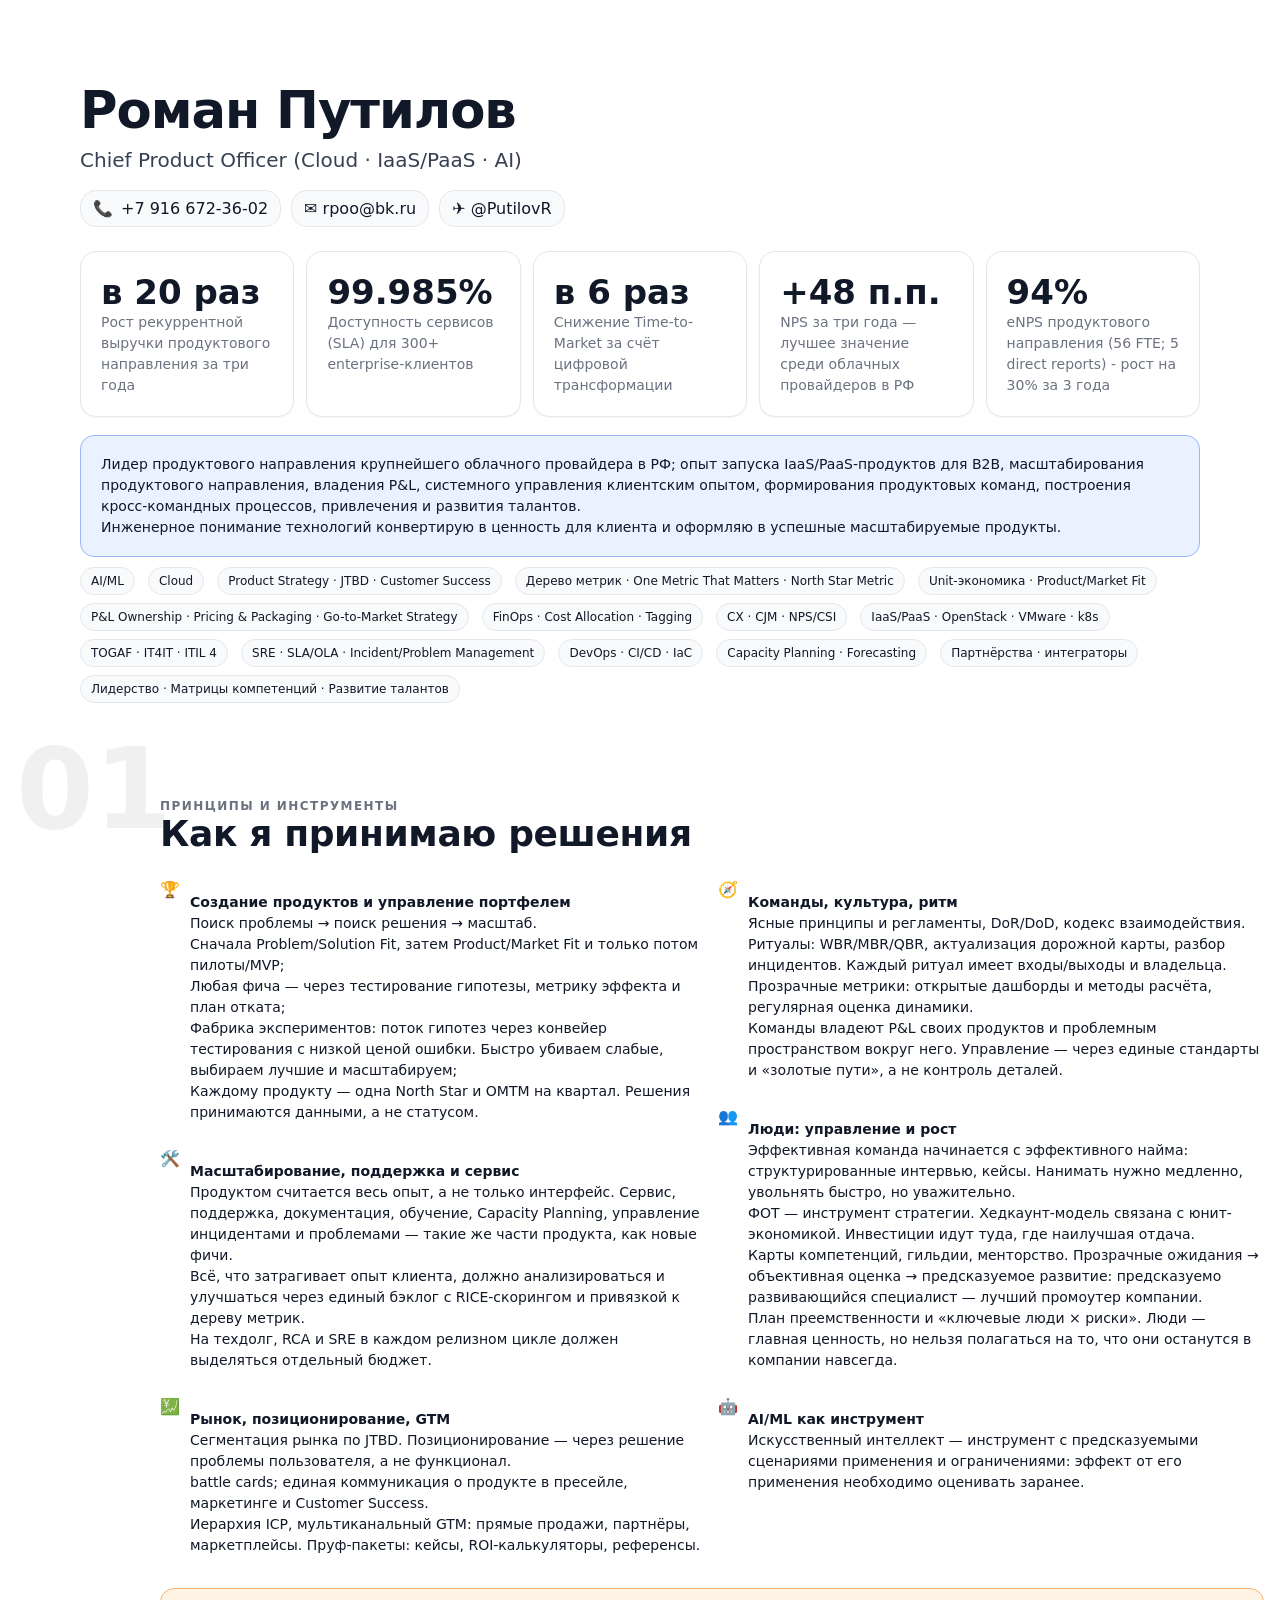
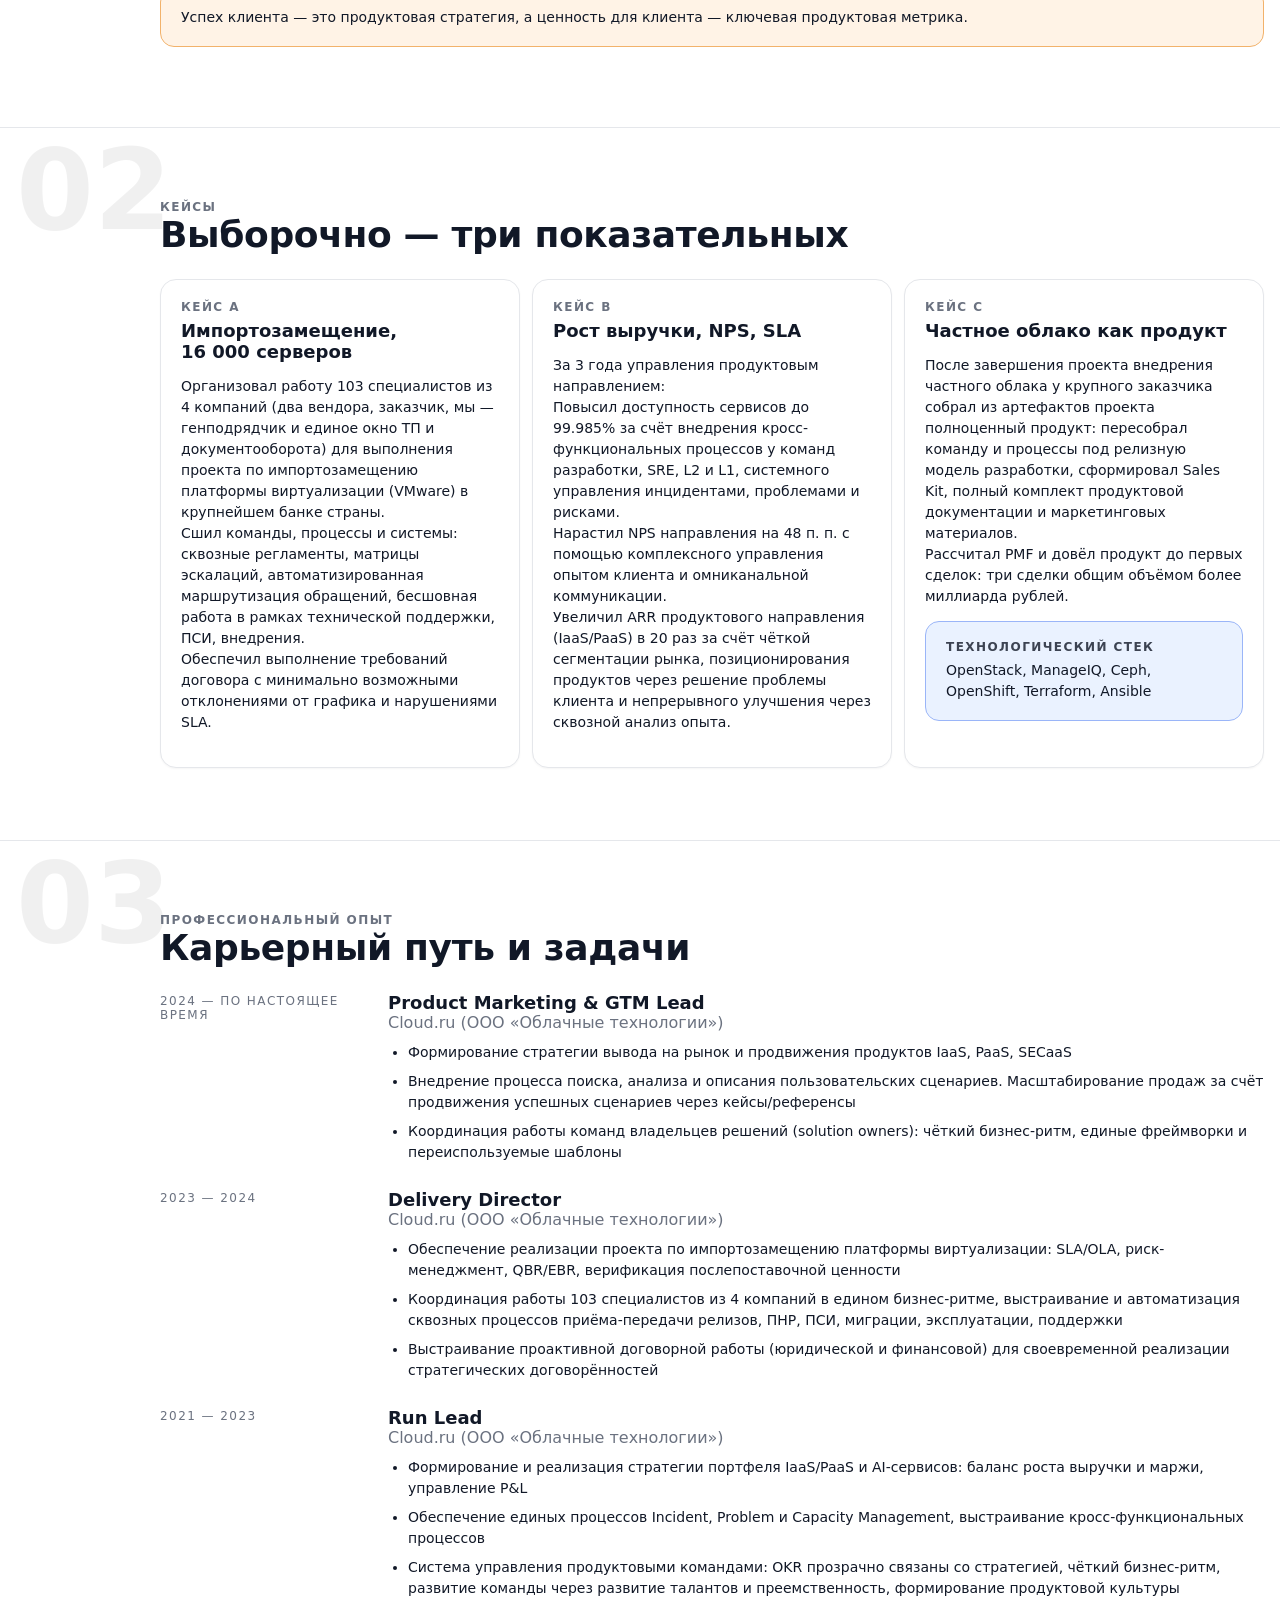
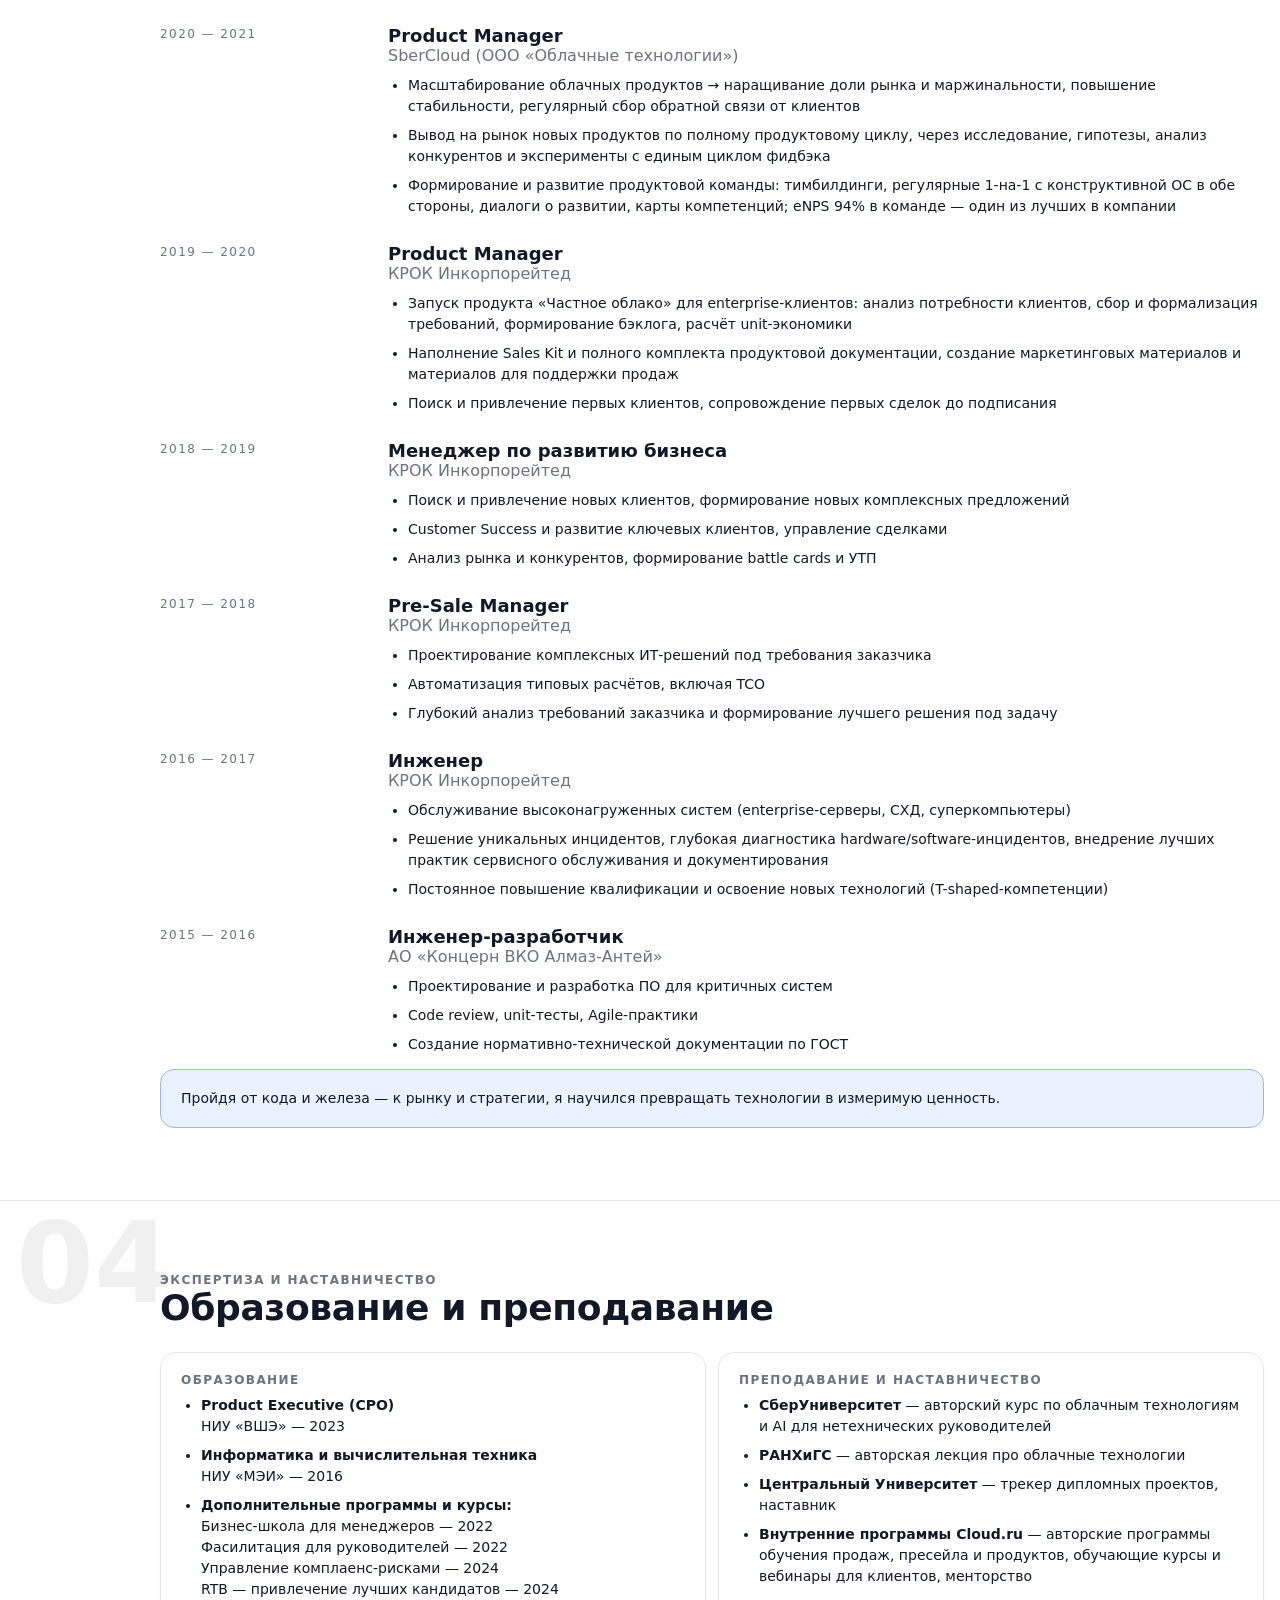
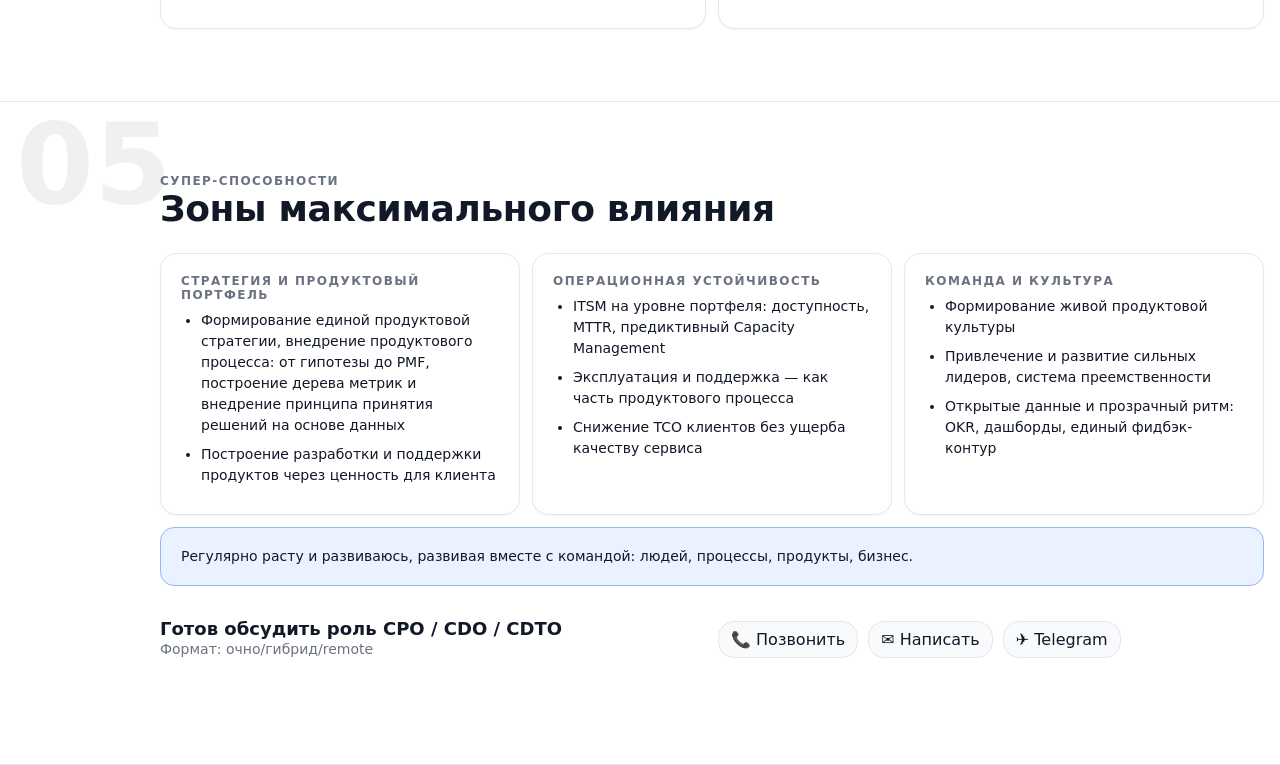
<file: Roman Putilov resume v2.2.html>
<!DOCTYPE html>
<html lang="ru">
<head>
  <meta charset="utf-8" />
  <meta name="viewport" content="width=device-width, initial-scale=1" />
  <title>Роман Путилов — резюме (лонгрид, офлайн-версия)</title>
  <style>
    /* ---- Core theme (no external deps) ---- */
    :root{
      --bg:#ffffff;
      --fg:#111827;          /* gray-900 */
      --muted:#6b7280;       /* gray-500 */
      --muted2:#374151;      /* gray-700 */
      --card:#ffffff;
      --border:#e5e7eb;      /* gray-200 */
      --ring:#cbd5e1;        /* slate-300 */
      --accent:#2563eb;      /* blue-600 */
      --warn:#b45309;        /* amber-700 */
      --warnbg:#fff7ed;      /* amber-50 */
      --callout:#1e40af;     /* blue-800 */
      --calloutbg:#eff6ff;   /* blue-50 */
    }
    html,body{background:var(--bg);color:var(--fg);margin:0;padding:0;-webkit-text-size-adjust:100%;text-size-adjust:100%;font-family:ui-sans-serif,system-ui,-apple-system,Segoe UI,Roboto,Helvetica,Arial,"Apple Color Emoji","Segoe UI Emoji";}
    *{box-sizing:border-box}
    a{color:inherit;text-decoration:none}
    .container{max-width:1152px;margin:0 auto;padding:16px}
    .muted{color:var(--muted)}
    .muted2{color:var(--muted2)}
    h1{font-weight:900;letter-spacing:-.02em;font-size:clamp(32px,4vw,56px);margin:0 0 8px}
    h2{font-weight:800;letter-spacing:-.01em;font-size:clamp(22px,3vw,36px);margin:0 0 24px}
    .subtitle{font-size:clamp(16px,2.2vw,20px);color:#374151}
    .btn{display:inline-flex;align-items:center;gap:8px;padding:8px 12px;border:1px solid var(--border);border-radius:16px;background:#f8fafc}
    .grid{display:grid;gap:12px}
    @media (min-width:768px){
      .grid-5{grid-template-columns:repeat(5,minmax(0,1fr))}
      .grid-3{grid-template-columns:repeat(3,minmax(0,1fr))}
      .grid-2{grid-template-columns:repeat(2,minmax(0,1fr))}
      .header-pad{padding-top:64px}
    }
    @media (max-width:767.98px){
      .grid-5,.grid-3,.grid-2{grid-template-columns:1fr}
      .header-pad{padding-top:40px}
    }
    .card{background:var(--card);border:1px solid var(--border);border-radius:16px;box-shadow:0 1px 2px rgba(0,0,0,.04);padding:20px}
    .pill{display:inline-flex;align-items:center;padding:6px 10px;border-radius:999px;border:1px solid var(--border);background:#f8fafc;font-size:12px;margin:0 8px 8px 0;white-space:nowrap}
    .callout{
  border-left:6px solid var(--accent);
  background:#eaf2ff;
  border:1px solid #9ab5f8;
  border-radius:14px;
  padding:18px 20px;
  color:var(--fg);
}
    .callout-warn{
  border-left:6px solid var(--warn);
  background:#fff3e6;
  border:1px solid #f2b26b;
  border-radius:14px;
  padding:18px 20px;
  color:var(--fg);
}
    .caps{letter-spacing:.12em;text-transform:uppercase;font-weight:700;font-size:12px;color:var(--muted)}
    .lead-sm{font-size:14px;line-height:1.5}
    ul{margin:0;padding-left:20px}
    li{margin-bottom:8px}
    .footer{padding:32px 0}
    .nowrap{white-space:nowrap}

    /* ---------- Разделы и большие номера ---------- */
    .section{
      position:relative; border-bottom:1px solid var(--border);
      padding:56px 0;
      --secnum-size:clamp(56px,11vw,112px);
    }
    .secnum{
      position:absolute; left:16px; top:6px; line-height:1;
      font-weight:900; font-size:var(--secnum-size);
      color:rgba(0,0,0,.06); user-select:none; z-index:0;
    }
    .section-content{position:relative; z-index:1}
    @media (min-width:1024px){
      .section{padding-left:calc(var(--secnum-size) + 32px)}
      .secnum{display:block}
    }
    @media (max-width:1023.98px){
      .secnum{display:none}
      .section{padding-left:0}
    }

    /* ---------- Оформление опыта (две колонки) ---------- */
    .jobs{display:grid;gap:18px}
    .job{display:grid;gap:8px}
    @media (min-width:900px){
      .job{grid-template-columns:220px 1fr;align-items:start}
    }
    .job .date{font-size:12px;letter-spacing:.12em;text-transform:uppercase;color:var(--muted);margin-top:2px}
    .job h3{margin:0;font-weight:700;font-size:18px}
    .job .company{margin:0 0 10px;color:var(--muted)}

    /* Print */
    @page{size:A4;margin:10mm}
    @media print{
      .section{break-inside:avoid}
      html,body{-webkit-print-color-adjust:exact;print-color-adjust:exact}
    }

/* --- Strong overrides for print readability of callouts --- */
.callout *, .callout-warn * { color: var(--fg) !important; }
.callout a, .callout-warn a { text-decoration: underline; }
</style>
</head>
<body>
  <main>
    <header class="header-pad">
      <div class="container">
        <h1>Роман Путилов</h1>
        <div class="subtitle">Chief Product Officer (Cloud · IaaS/PaaS · AI)</div>
        <div style="margin-top:18px;display:flex;flex-wrap:wrap;gap:10px">
          <a class="btn" href="tel:+79166723602">📞 <span class="nowrap">+7&nbsp;916&nbsp;672-36-02</span></a>
          <a class="btn" href="mailto:rpoo@bk.ru">✉️ rpoo@bk.ru</a>
          <a class="btn" href="https://t.me/PutilovR">✈️ @PutilovR</a>
        </div>

        <div class="grid grid-5" style="margin-top:24px">
          <div class="card">
            <div style="font-size:clamp(24px,3.2vw,34px);font-weight:800">в 20 раз</div>
            <div class="lead-sm muted">Рост рекуррентной выручки продуктового направления за три года</div>
          </div>
          <div class="card">
            <div style="font-size:clamp(24px,3.2vw,34px);font-weight:800">99.985%</div>
            <div class="lead-sm muted">Доступность сервисов (SLA) для 300+ enterprise-клиентов</div>
          </div>
          <div class="card">
            <div style="font-size:clamp(24px,3.2vw,34px);font-weight:800">в 6 раз</div>
            <div class="lead-sm muted">Снижение Time-to-Market за счёт цифровой трансформации</div>
          </div>
          <div class="card">
            <div style="font-size:clamp(24px,3.2vw,34px);font-weight:800">+48 п.п.</div>
            <div class="lead-sm muted">NPS за три года — лучшее значение среди облачных провайдеров в РФ</div>
          </div>
          <div class="card">
            <div style="font-size:clamp(24px,3.2vw,34px);font-weight:800">94%</div>
            <div class="lead-sm muted">eNPS продуктового направления (56 FTE; 5 direct reports) - рост на 30% за 3 года</div>
          </div>
        </div>

        <div class="callout" style="margin-top:18px">
          <div class="lead-sm" style="color:#e4e4e7">Лидер продуктового направления крупнейшего облачного провайдера в РФ; опыт запуска IaaS/PaaS-продуктов для B2B, масштабирования продуктового направления, владения P&amp;L, системного управления клиентским опытом, формирования продуктовых команд, построения кросс-командных процессов, привлечения и развития талантов.<br>
Инженерное понимание технологий конвертирую в ценность для клиента и оформляю в успешные масштабируемые продукты.</div>
        </div>

        <div style="margin-top:10px">
          <span class="pill">AI/ML</span>
          <span class="pill">Cloud</span>
          <span class="pill">Product Strategy · JTBD · Customer Success</span>
          <span class="pill">Дерево метрик · One Metric That Matters · North Star Metric</span>
          <span class="pill">Unit-экономика · Product/Market Fit</span>
          <span class="pill">P&amp;L Ownership · Pricing &amp; Packaging · Go-to-Market Strategy</span>
          <span class="pill">FinOps · Cost Allocation · Tagging</span>
          <span class="pill">CX · CJM · NPS/CSI</span>
          <span class="pill">IaaS/PaaS · OpenStack · VMware · k8s</span>
          <span class="pill">TOGAF · IT4IT · ITIL 4</span>
          <span class="pill">SRE · SLA/OLA · Incident/Problem Management</span>
          <span class="pill">DevOps · CI/CD · IaC</span>
          <span class="pill">Capacity Planning · Forecasting</span>
          <span class="pill">Партнёрства · интеграторы</span>
          <span class="pill">Лидерство · Матрицы компетенций · Развитие талантов</span>
        </div>
      </div>
    </header>

    <!-- 01 -->
    <section class="section">
      <div class="secnum">01</div>
      <div class="container section-content">
        <div class="caps">Принципы и инструменты</div>
        <h2>Как я принимаю решения</h2>
        <div class="grid grid-2">
          <div>
            <div style="display:flex;gap:10px;align-items:flex-start;margin-bottom:10px"><div style="margin-top:2px">🏆</div><p class="lead-sm"><b>Создание продуктов и управление портфелем</b><br>Поиск проблемы → поиск решения → масштаб.<br>Сначала Problem/Solution Fit, затем Product/Market Fit и только потом пилоты/MVP;<br>Любая фича — через тестирование гипотезы, метрику эффекта и план отката;<br>Фабрика экспериментов: поток гипотез через конвейер тестирования с низкой ценой ошибки. Быстро убиваем слабые, выбираем лучшие и масштабируем;<br>Каждому продукту — одна North Star и OMTM на квартал. Решения принимаются данными, а не статусом.</p></div>
            <div style="display:flex;gap:10px;align-items:flex-start;margin-bottom:10px"><div style="margin-top:2px">🛠️</div><p class="lead-sm"><b>Масштабирование, поддержка и сервис</b><br>Продуктом считается весь опыт, а не только интерфейс. Сервис, поддержка, документация, обучение, Capacity Planning, управление инцидентами и проблемами — такие же части продукта, как новые фичи.<br>Всё, что затрагивает опыт клиента, должно анализироваться и улучшаться через единый бэклог с RICE-скорингом и привязкой к дереву метрик.<br>На техдолг, RCA и SRE в каждом релизном цикле должен выделяться отдельный бюджет.</p></div>
            <div style="display:flex;gap:10px;align-items:flex-start;margin-bottom:10px"><div style="margin-top:2px">💹</div><p class="lead-sm"><b>Рынок, позиционирование, GTM</b><br>Сегментация рынка по JTBD. Позиционирование — через решение проблемы пользователя, а не функционал.<br>battle cards; единая коммуникация о продукте в пресейле, маркетинге и Customer Success.<br>Иерархия ICP, мультиканальный GTM: прямые продажи, партнёры, маркетплейсы. Пруф-пакеты: кейсы, ROI-калькуляторы, референсы.</p></div>
          </div>
          <div>
            <div style="display:flex;gap:10px;align-items:flex-start;margin-bottom:10px"><div style="margin-top:2px">🧭</div><p class="lead-sm"><b>Команды, культура, ритм</b><br>Ясные принципы и регламенты, DoR/DoD, кодекс взаимодействия.<br>Ритуалы: WBR/MBR/QBR, актуализация дорожной карты, разбор инцидентов. Каждый ритуал имеет входы/выходы и владельца.<br>Прозрачные метрики: открытые дашборды и методы расчёта, регулярная оценка динамики.<br>Команды владеют P&amp;L своих продуктов и проблемным пространством вокруг него. Управление — через единые стандарты и «золотые пути», а не контроль деталей.</p></div>
            <div style="display:flex;gap:10px;align-items:flex-start;margin-bottom:10px"><div style="margin-top:2px">👥</div><p class="lead-sm"><b>Люди: управление и рост</b><br>Эффективная команда начинается с эффективного найма: структурированные интервью, кейсы. Нанимать нужно медленно, увольнять быстро, но уважительно.<br>ФОТ — инструмент стратегии. Хедкаунт-модель связана с юнит-экономикой. Инвестиции идут туда, где наилучшая отдача.<br>Карты компетенций, гильдии, менторство. Прозрачные ожидания → объективная оценка → предсказуемое развитие: предсказуемо развивающийся специалист — лучший промоутер компании.<br>План преемственности и «ключевые люди × риски». Люди — главная ценность, но нельзя полагаться на то, что они останутся в компании навсегда.</p></div>
            <div style="display:flex;gap:10px;align-items:flex-start;margin-bottom:10px"><div style="margin-top:2px">🤖</div><p class="lead-sm"><b>AI/ML как инструмент</b><br>Искусственный интеллект — инструмент с предсказуемыми сценариями применения и ограничениями: эффект от его применения необходимо оценивать заранее.</p></div>
          </div>
        </div>
        <div class="callout-warn" style="margin-top:8px;margin-bottom:8px">
          <div class="lead-sm" style="color:#e4e4e7">Успех клиента — это продуктовая стратегия, а ценность для клиента — ключевая продуктовая метрика.</div>
        </div>
      </div>
    </section>

    <!-- 02 -->
    <section class="section">
      <div class="secnum">02</div>
      <div class="container section-content">
        <div class="caps">Кейсы</div>
        <h2>Выборочно — три показательных</h2>
        <div class="grid grid-3">
          <div class="card">
            <div class="caps" style="margin-bottom:6px">Кейс A</div>
            <div style="font-weight:700;font-size:18px;margin-bottom:8px">Импортозамещение,<br>16&nbsp;000 серверов</div>
            <p class="lead-sm">Организовал работу 103 специалистов из 4 компаний (два вендора, заказчик, мы — генподрядчик и единое окно ТП и документооборота) для выполнения проекта по импортозамещению платформы виртуализации (VMware) в крупнейшем банке страны.<br>Сшил команды, процессы и системы: сквозные регламенты, матрицы эскалаций, автоматизированная маршрутизация обращений, бесшовная работа в рамках технической поддержки, ПСИ, внедрения.<br>Обеспечил выполнение требований договора с минимально возможными отклонениями от графика и нарушениями SLA.</p>
          </div>
          <div class="card">
            <div class="caps" style="margin-bottom:6px">Кейс B</div>
            <div style="font-weight:700;font-size:18px;margin-bottom:8px">Рост выручки, NPS, SLA</div>
            <p class="lead-sm">За 3 года управления продуктовым направлением:<br>Повысил доступность сервисов до 99.985% за счёт внедрения кросс-функциональных процессов у команд разработки, SRE, L2 и L1, системного управления инцидентами, проблемами и рисками.<br>Нарастил NPS направления на 48 п. п. с помощью комплексного управления опытом клиента и омниканальной коммуникации.<br>Увеличил ARR продуктового направления (IaaS/PaaS) в 20 раз за счёт чёткой сегментации рынка, позиционирования продуктов через решение проблемы клиента и непрерывного улучшения через сквозной анализ опыта.</p>
          </div>
          <div class="card">
            <div class="caps" style="margin-bottom:6px">Кейс C</div>
            <div style="font-weight:700;font-size:18px;margin-bottom:8px">Частное облако как продукт</div>
            <p class="lead-sm">После завершения проекта внедрения частного облака у крупного заказчика собрал из артефактов проекта полноценный продукт: пересобрал команду и процессы под релизную модель разработки, сформировал Sales Kit, полный комплект продуктовой документации и маркетинговых материалов.<br>Рассчитал PMF и довёл продукт до первых сделок: три сделки общим объёмом более миллиарда рублей.</p>
            <div class="callout" style="margin-top:10px">
              <div class="caps" style="opacity:.8;margin-bottom:6px">Технологический стек</div>
              <div class="lead-sm">OpenStack, ManageIQ, Ceph, OpenShift, Terraform, Ansible</div>
            </div>
          </div>
        </div>
      </div>
    </section>

    <!-- 03 -->
    <section class="section">
      <div class="secnum">03</div>
      <div class="container section-content">
        <div class="caps">Профессиональный опыт</div>
        <h2>Карьерный путь и задачи</h2>

        <div class="jobs">
          <article class="job">
            <div class="date">2024 — по настоящее время</div>
            <div>
              <h3>Product Marketing &amp; GTM Lead</h3>
              <p class="company muted">Cloud.ru (ООО «Облачные технологии»)</p>
              <ul class="lead-sm">
                <li>Формирование стратегии вывода на рынок и продвижения продуктов IaaS, PaaS, SECaaS</li>
                <li>Внедрение процесса поиска, анализа и описания пользовательских сценариев. Масштабирование продаж за счёт продвижения успешных сценариев через кейсы/референсы</li>
                <li>Координация работы команд владельцев решений (solution owners): чёткий бизнес-ритм, единые фреймворки и переиспользуемые шаблоны</li>
              </ul>
            </div>
          </article>

          <article class="job">
            <div class="date">2023 — 2024</div>
            <div>
              <h3>Delivery Director</h3>
              <p class="company muted">Cloud.ru (ООО «Облачные технологии»)</p>
              <ul class="lead-sm">
                <li>Обеспечение реализации проекта по импортозамещению платформы виртуализации: SLA/OLA, риск-менеджмент, QBR/EBR, верификация послепоставочной ценности</li>
                <li>Координация работы 103 специалистов из 4 компаний в едином бизнес-ритме, выстраивание и автоматизация сквозных процессов приёма-передачи релизов, ПНР, ПСИ, миграции, эксплуатации, поддержки</li>
                <li>Выстраивание проактивной договорной работы (юридической и финансовой) для своевременной реализации стратегических договорённостей</li>
              </ul>
            </div>
          </article>

          <article class="job">
            <div class="date">2021 — 2023</div>
            <div>
              <h3>Run Lead</h3>
              <p class="company muted">Cloud.ru (ООО «Облачные технологии»)</p>
              <ul class="lead-sm">
                <li>Формирование и реализация стратегии портфеля IaaS/PaaS и AI-сервисов: баланс роста выручки и маржи, управление P&amp;L</li>
                <li>Обеспечение единых процессов Incident, Problem и Capacity Management, выстраивание кросс-функциональных процессов</li>
                <li>Система управления продуктовыми командами: OKR прозрачно связаны со стратегией, чёткий бизнес-ритм, развитие команды через развитие талантов и преемственность, формирование продуктовой культуры</li>
              </ul>
            </div>
          </article>

          <article class="job">
            <div class="date">2020 — 2021</div>
            <div>
              <h3>Product Manager</h3>
              <p class="company muted">SberCloud (ООО «Облачные технологии»)</p>
              <ul class="lead-sm">
                <li>Масштабирование облачных продуктов → наращивание доли рынка и маржинальности, повышение стабильности, регулярный сбор обратной связи от клиентов</li>
                <li>Вывод на рынок новых продуктов по полному продуктовому циклу, через исследование, гипотезы, анализ конкурентов и эксперименты с единым циклом фидбэка</li>
                <li>Формирование и развитие продуктовой команды: тимбилдинги, регулярные 1-на-1 с конструктивной ОС в обе стороны, диалоги о развитии, карты компетенций; eNPS 94% в команде — один из лучших в компании</li>
              </ul>
            </div>
          </article>

          <article class="job">
            <div class="date">2019 — 2020</div>
            <div>
              <h3>Product Manager</h3>
              <p class="company muted">КРОК Инкорпорейтед</p>
              <ul class="lead-sm">
                <li>Запуск продукта «Частное облако» для enterprise-клиентов: анализ потребности клиентов, сбор и формализация требований, формирование бэклога, расчёт unit-экономики</li>
                <li>Наполнение Sales Kit и полного комплекта продуктовой документации, создание маркетинговых материалов и материалов для поддержки продаж</li>
                <li>Поиск и привлечение первых клиентов, сопровождение первых сделок до подписания</li>
              </ul>
            </div>
          </article>

          <article class="job">
            <div class="date">2018 — 2019</div>
            <div>
              <h3>Менеджер по развитию бизнеса</h3>
              <p class="company muted">КРОК Инкорпорейтед</p>
              <ul class="lead-sm">
                <li>Поиск и привлечение новых клиентов, формирование новых комплексных предложений</li>
                <li>Customer Success и развитие ключевых клиентов, управление сделками</li>
                <li>Анализ рынка и конкурентов, формирование battle cards и УТП</li>
              </ul>
            </div>
          </article>

          <article class="job">
            <div class="date">2017 — 2018</div>
            <div>
              <h3>Pre-Sale Manager</h3>
              <p class="company muted">КРОК Инкорпорейтед</p>
              <ul class="lead-sm">
                <li>Проектирование комплексных ИТ-решений под требования заказчика</li>
                <li>Автоматизация типовых расчётов, включая TCO</li>
                <li>Глубокий анализ требований заказчика и формирование лучшего решения под задачу</li>
              </ul>
            </div>
          </article>

          <article class="job">
            <div class="date">2016 — 2017</div>
            <div>
              <h3>Инженер</h3>
              <p class="company muted">КРОК Инкорпорейтед</p>
              <ul class="lead-sm">
                <li>Обслуживание высоконагруженных систем (enterprise-серверы, СХД, суперкомпьютеры)</li>
                <li>Решение уникальных инцидентов, глубокая диагностика hardware/software-инцидентов, внедрение лучших практик сервисного обслуживания и документирования</li>
                <li>Постоянное повышение квалификации и освоение новых технологий (T-shaped-компетенции)</li>
              </ul>
            </div>
          </article>

          <article class="job">
            <div class="date">2015 — 2016</div>
            <div>
              <h3>Инженер-разработчик</h3>
              <p class="company muted">АО «Концерн ВКО Алмаз-Антей»</p>
              <ul class="lead-sm">
                <li>Проектирование и разработка ПО для критичных систем</li>
                <li>Code review, unit-тесты, Agile-практики</li>
                <li>Создание нормативно-технической документации по ГОСТ</li>
              </ul>
            </div>
          </article>
        </div>

        <div class="callout" style="margin-top:6px">
          <div class="lead-sm" style="color:#e4e4e7">Пройдя от кода и железа — к рынку и стратегии, я научился превращать технологии в измеримую ценность.</div>
        </div>
      </div>
    </section>

    <!-- 04 -->
    <section class="section">
      <div class="secnum">04</div>
      <div class="container section-content">
        <div class="caps">Экспертиза и наставничество</div>
        <h2>Образование и преподавание</h2>
        <div class="grid grid-2">
          <div class="card">
            <div class="caps" style="margin-bottom:8px">Образование</div>
            <ul class="lead-sm" style="list-style:disc">
              <li><b>Product Executive (CPO)</b><br>НИУ «ВШЭ» — 2023</li>
              <li><b>Информатика и вычислительная техника</b><br>НИУ «МЭИ» — 2016</li>
              <li><b>Дополнительные программы и курсы:</b><br>Бизнес-школа для менеджеров — 2022<br>Фасилитация для руководителей — 2022<br>Управление комплаенс-рисками — 2024<br>RTB — привлечение лучших кандидатов — 2024</li>
            </ul>
          </div>
          <div class="card">
            <div class="caps" style="margin-bottom:8px">Преподавание и наставничество</div>
            <ul class="lead-sm" style="list-style:disc">
              <li><b>СберУниверситет</b> — авторский курс по облачным технологиям и AI для нетехнических руководителей</li>
              <li><b>РАНХиГС</b> — авторская лекция про облачные технологии</li>
              <li><b>Центральный Университет</b> — трекер дипломных проектов, наставник</li>
              <li><b>Внутренние программы Cloud.ru</b> — авторские программы обучения продаж, пресейла и продуктов, обучающие курсы и вебинары для клиентов, менторство</li>
            </ul>
          </div>
        </div>
      </div>
    </section>

    <!-- 05 -->
    <section class="section">
      <div class="secnum">05</div>
      <div class="container section-content">
        <div class="caps">Супер-способности</div>
        <h2>Зоны максимального влияния</h2>
        <div class="grid grid-3">
          <div class="card">
            <div class="caps" style="margin-bottom:8px">Стратегия и продуктовый портфель</div>
            <ul class="lead-sm" style="list-style:disc">
              <li>Формирование единой продуктовой стратегии, внедрение продуктового процесса: от гипотезы до PMF, построение дерева метрик и внедрение принципа принятия решений на основе данных</li>
              <li>Построение разработки и поддержки продуктов через ценность для клиента</li>
            </ul>
          </div>
          <div class="card">
            <div class="caps" style="margin-bottom:8px">Операционная устойчивость</div>
            <ul class="lead-sm" style="list-style:disc">
              <li>ITSM на уровне портфеля: доступность, MTTR, предиктивный Capacity Management</li>
              <li>Эксплуатация и поддержка — как часть продуктового процесса</li>
              <li>Снижение TCO клиентов без ущерба качеству сервиса</li>
            </ul>
          </div>
          <div class="card">
            <div class="caps" style="margin-bottom:8px">Команда и культура</div>
            <ul class="lead-sm" style="list-style:disc">
              <li>Формирование живой продуктовой культуры</li>
              <li>Привлечение и развитие сильных лидеров, система преемственности</li>
              <li>Открытые данные и прозрачный ритм: OKR, дашборды, единый фидбэк-контур</li>
            </ul>
          </div>
        </div>

        <div class="callout" style="margin-top:12px">
          <div class="lead-sm" style="color:#e4e4e7">Регулярно расту и развиваюсь, развивая вместе с командой: людей, процессы, продукты, бизнес.</div>
        </div>

        <footer class="footer">
          <div class="grid grid-2" style="align-items:center">
            <div>
              <div style="font-weight:700;font-size:18px">Готов обсудить роль CPO / CDO / CDTO</div>
              <div class="muted lead-sm">Формат: очно/гибрид/remote</div>
            </div>
            <div style="display:flex;flex-wrap:wrap;gap:10px;justify-content:flex-start">
              <a class="btn" href="tel:+79166723602">📞 Позвонить</a>
              <a class="btn" href="mailto:rpoo@bk.ru">✉️ Написать</a>
              <a class="btn" href="https://t.me/PutilovR">✈️ Telegram</a>
            </div>
          </div>
        </footer>
      </div>
    </section>
  </main>
</body>
</html>
</file>
